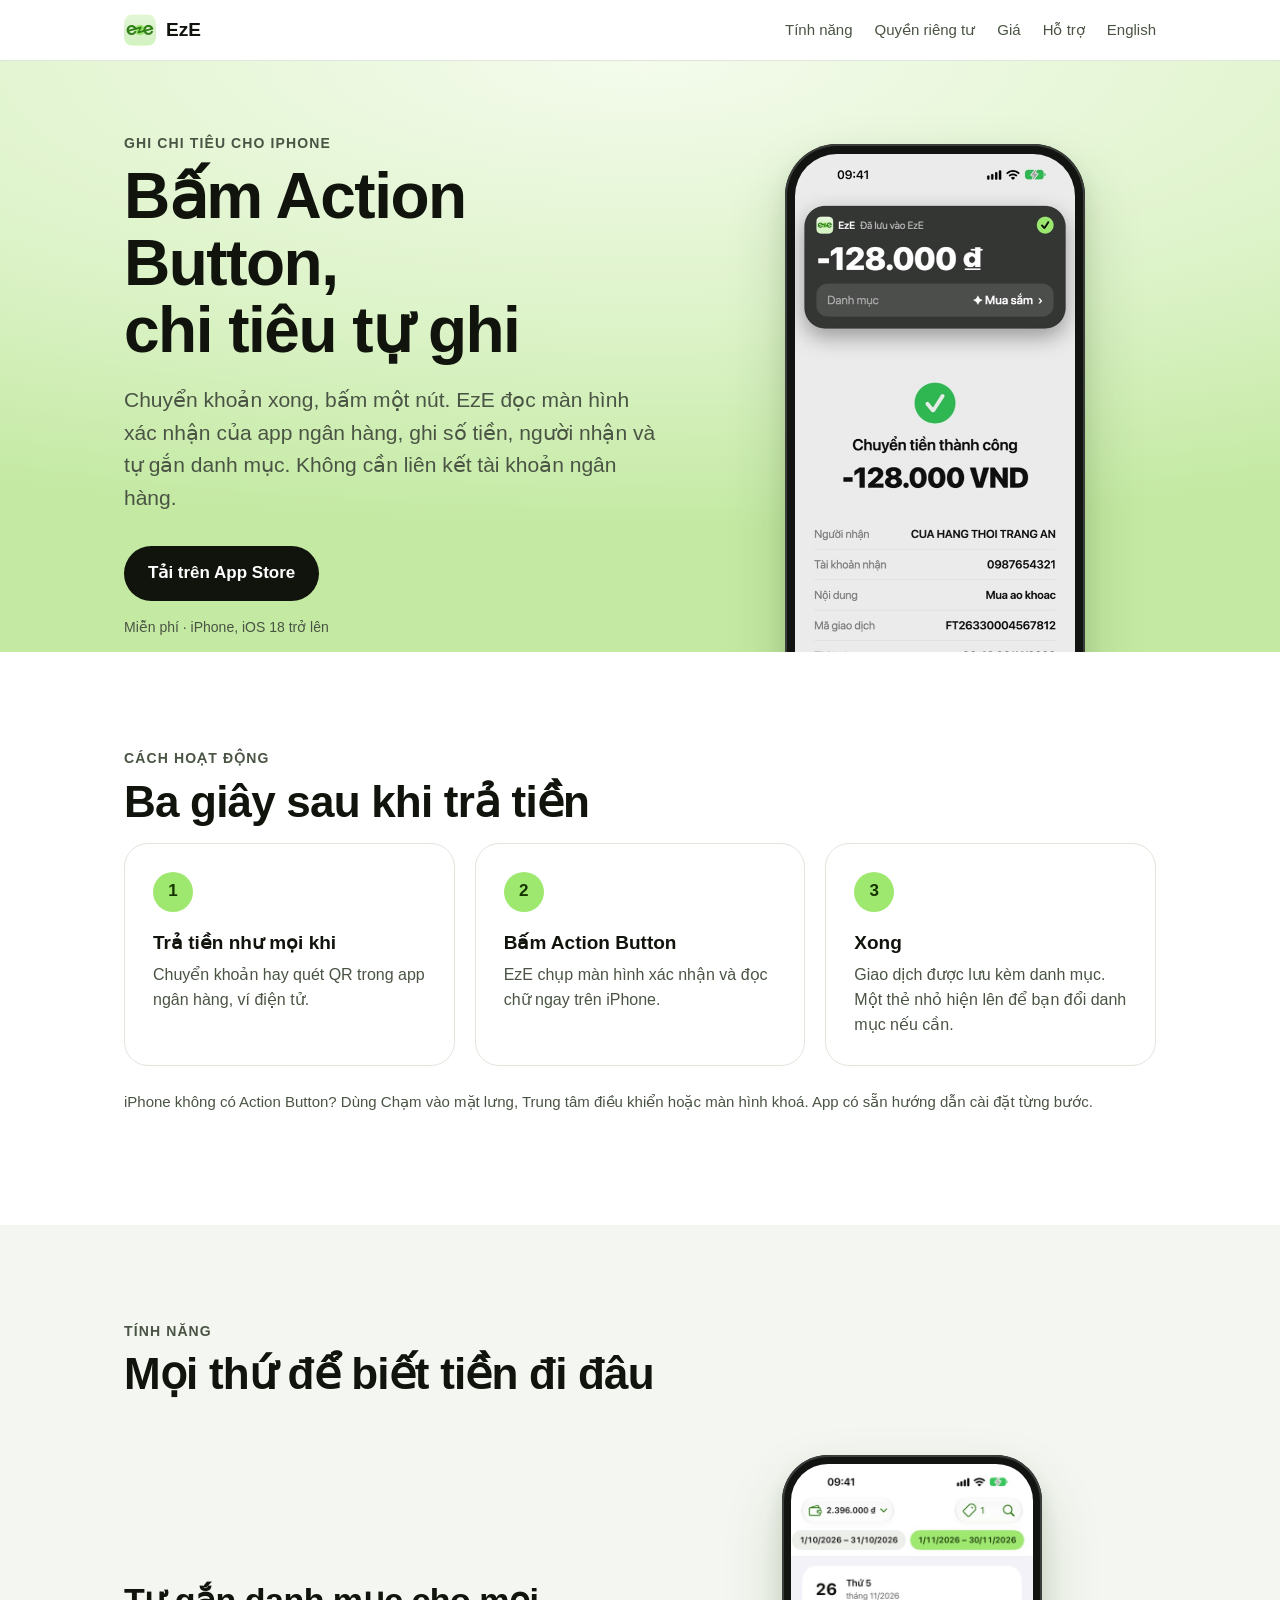
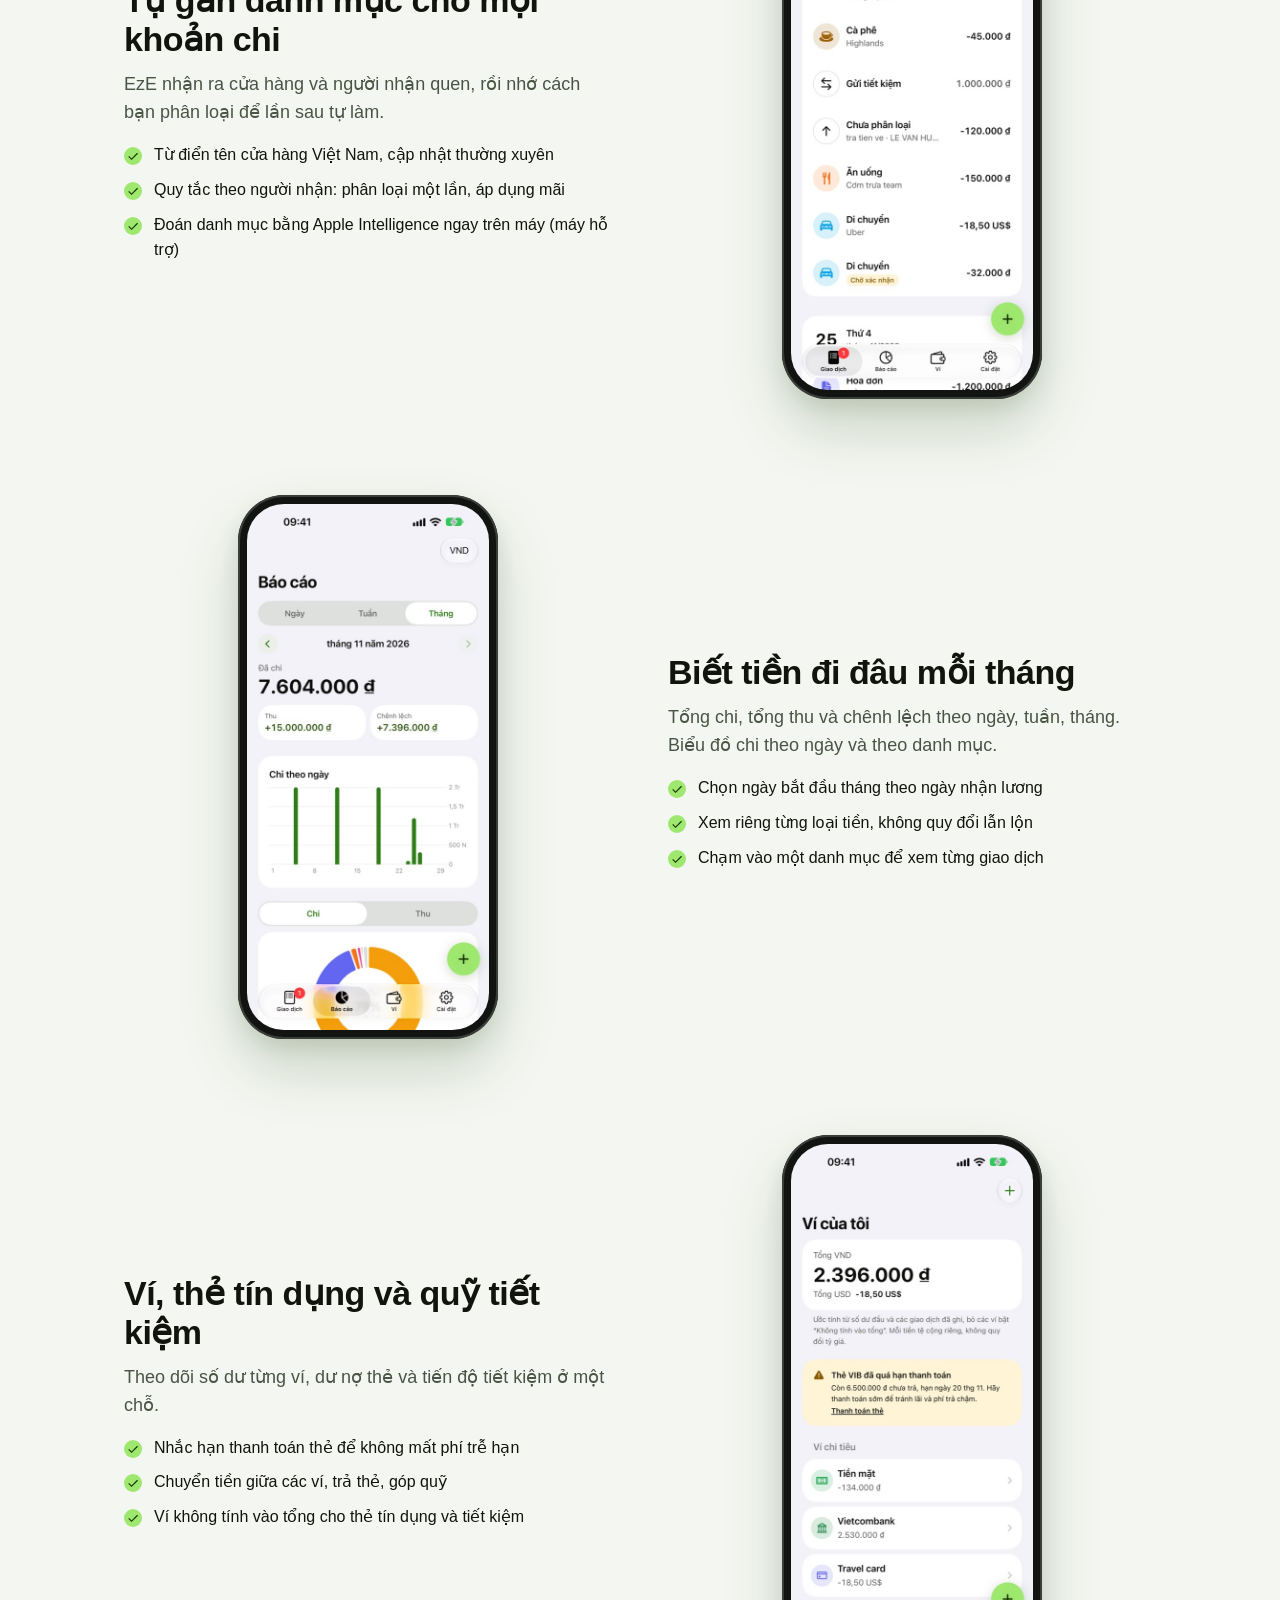
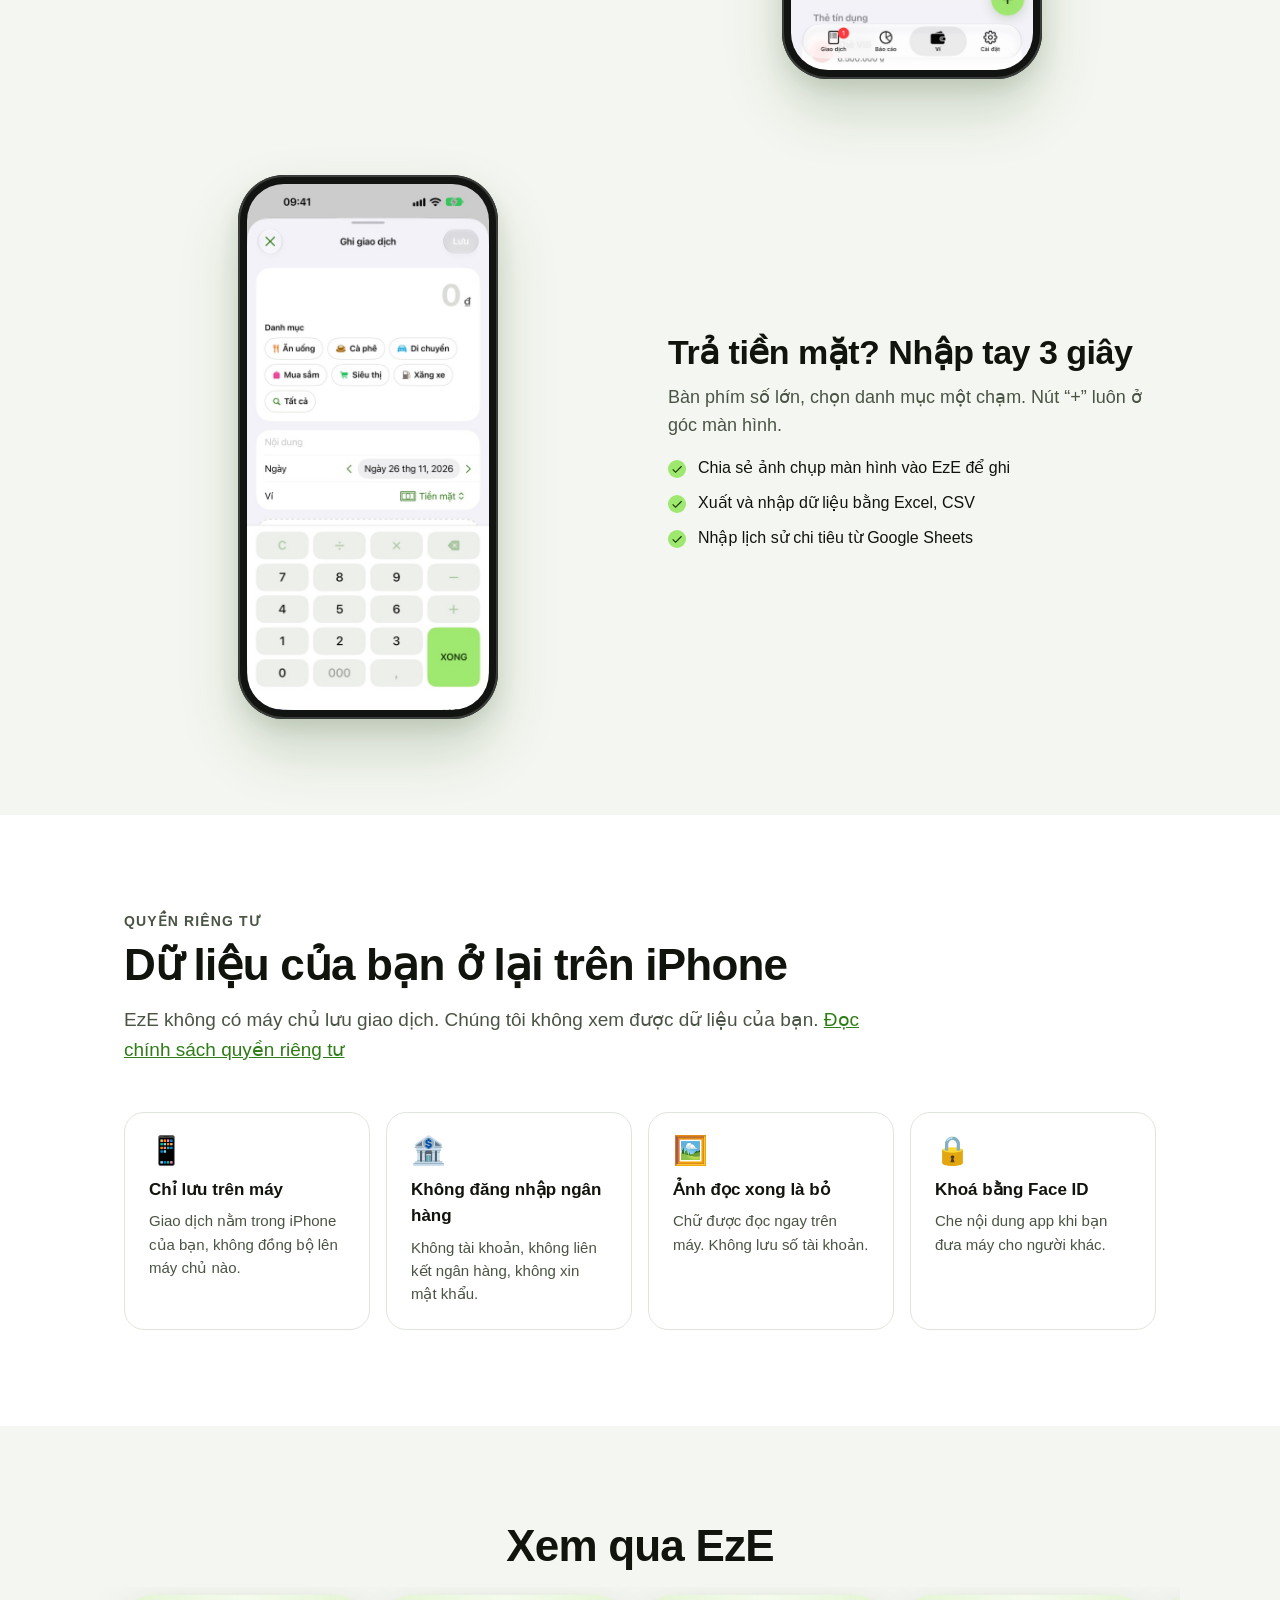
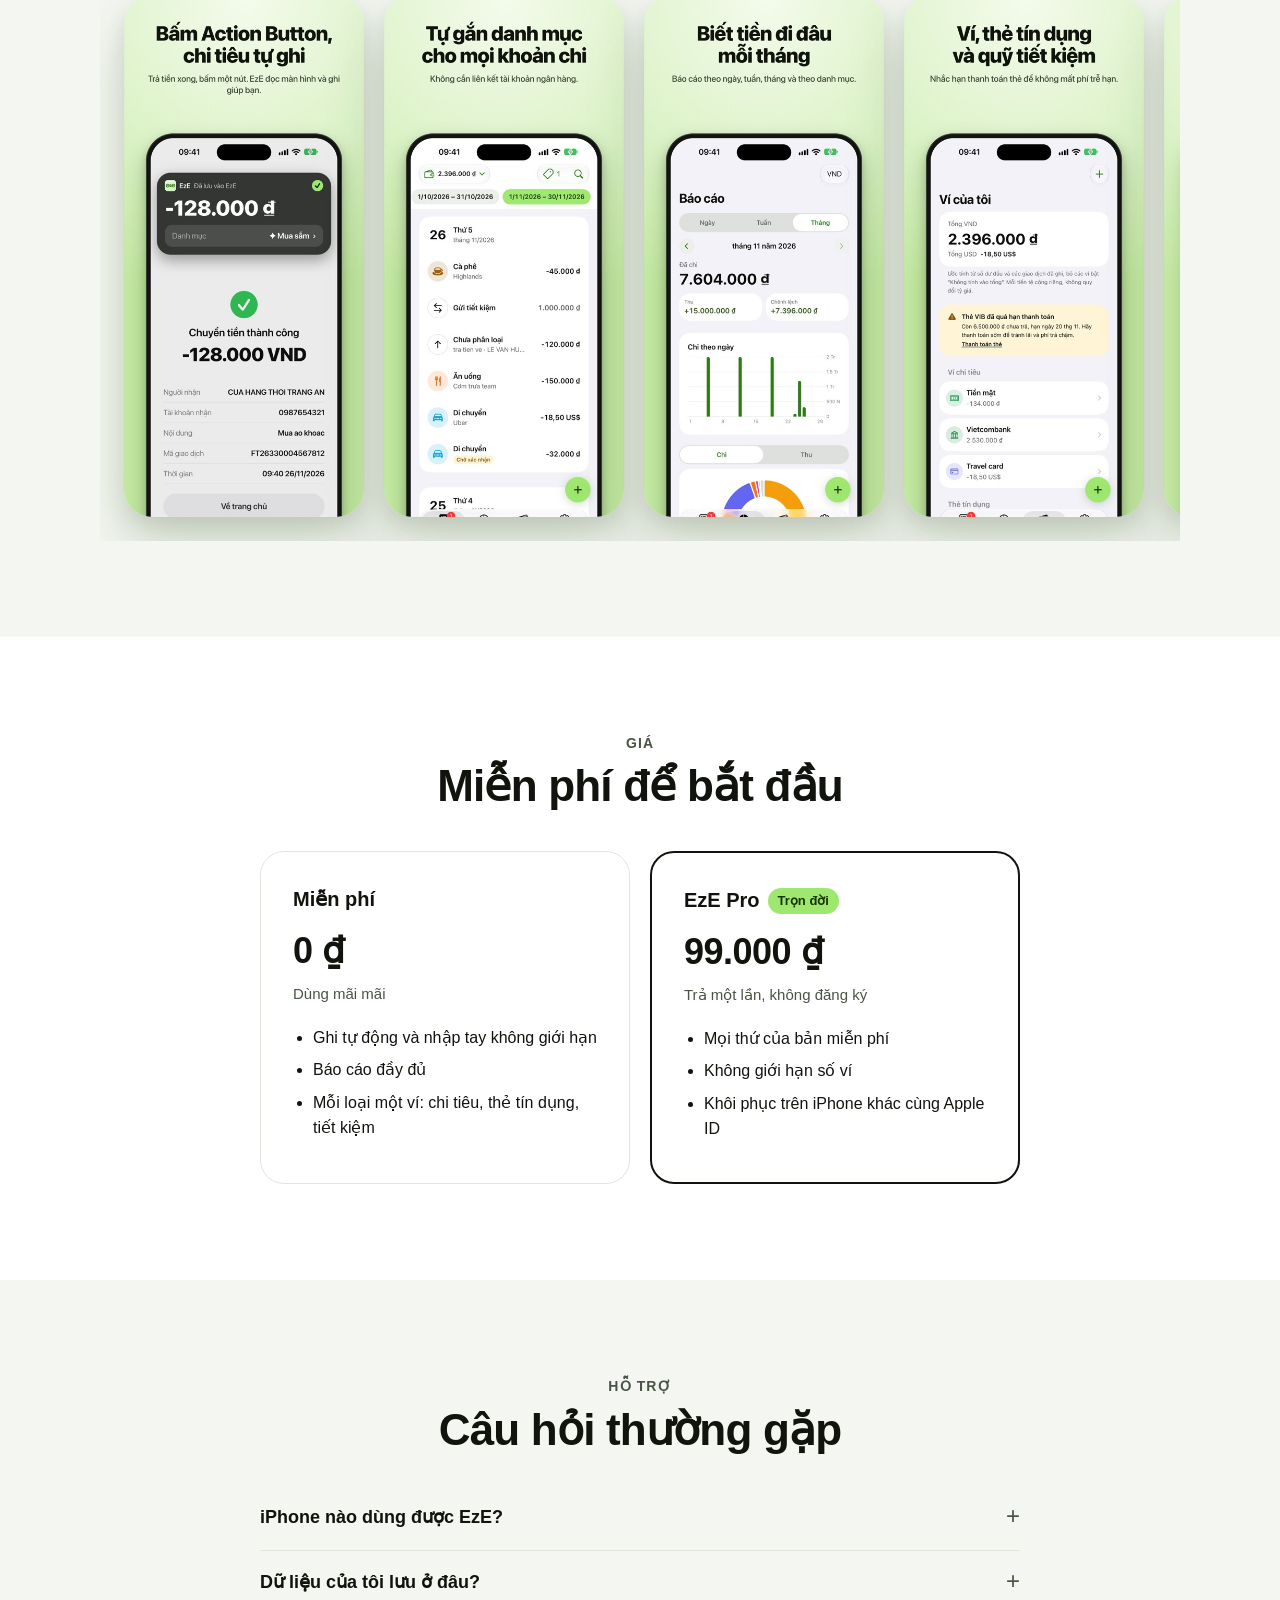
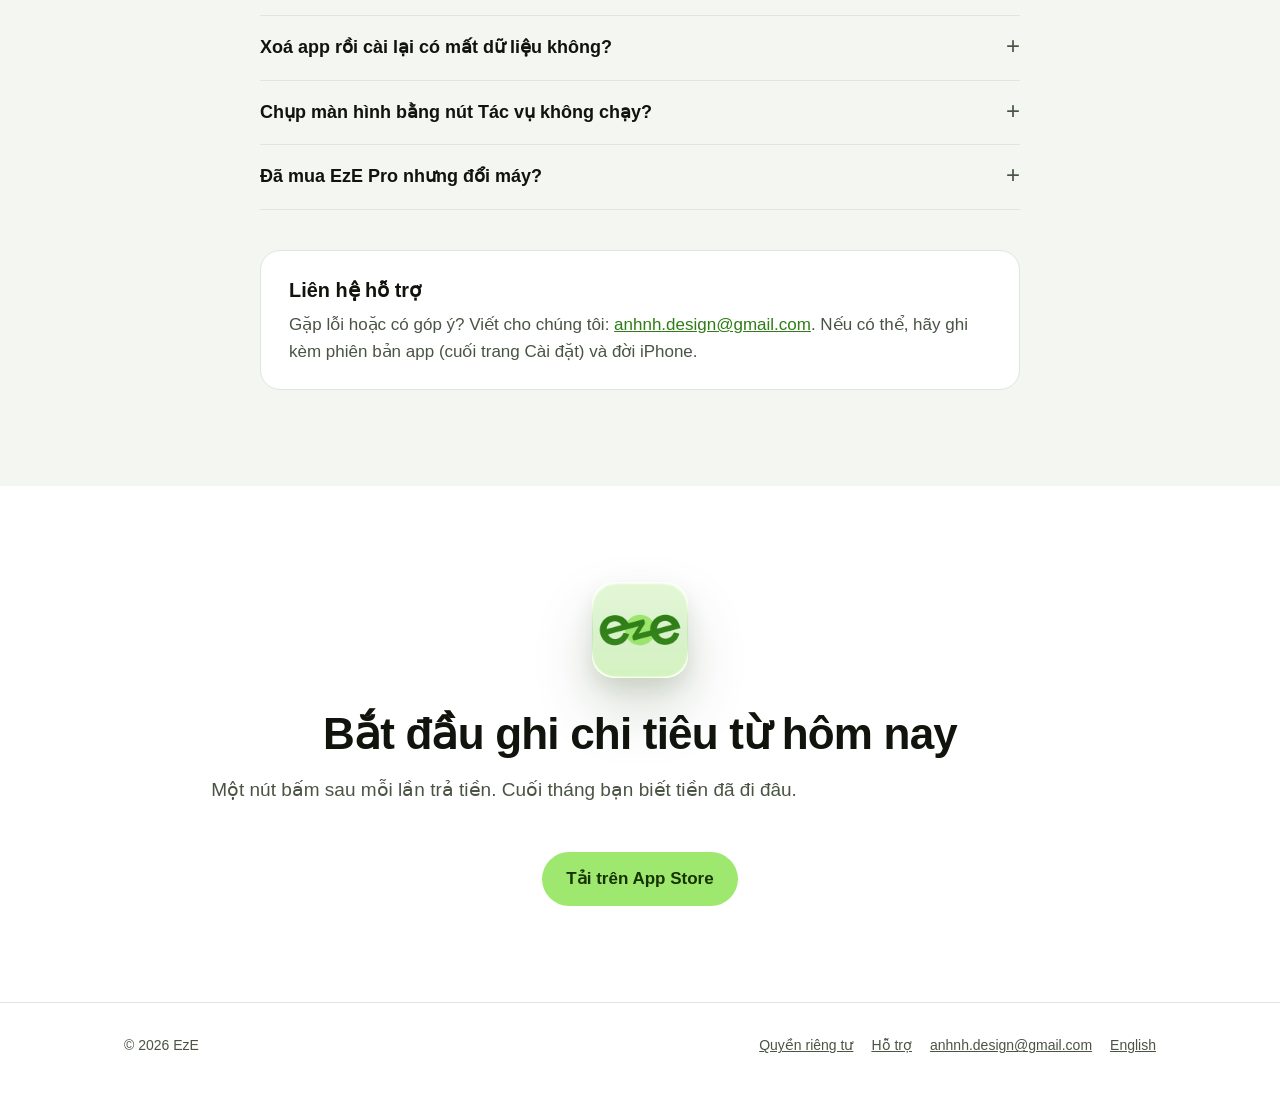
<file: index.html>
<!DOCTYPE html>
<html lang="vi">
<head>
  <meta charset="utf-8">
  <meta name="viewport" content="width=device-width, initial-scale=1">
  <title>EzE – Ghi chi tiêu bằng Action Button</title>
  <meta name="description" content="Chuyển khoản xong, bấm Action Button. EzE đọc màn hình ngay trên iPhone, ghi số tiền, người nhận và tự gắn danh mục. Không cần liên kết ngân hàng.">
  <link rel="canonical" href="https://anhnh-design.github.io/eze/">
  <link rel="alternate" hreflang="vi" href="https://anhnh-design.github.io/eze/">
  <link rel="alternate" hreflang="en" href="https://anhnh-design.github.io/eze/en/">
  <meta name="apple-itunes-app" content="app-id=6838168921">
  <meta property="og:type" content="website">
  <meta property="og:title" content="EzE – Ghi chi tiêu bằng Action Button">
  <meta property="og:description" content="Chuyển khoản xong, bấm Action Button. EzE đọc màn hình ngay trên iPhone, ghi số tiền, người nhận và tự gắn danh mục. Không cần liên kết ngân hàng.">
  <meta property="og:url" content="https://anhnh-design.github.io/eze/">
  <meta property="og:image" content="https://anhnh-design.github.io/eze/assets/img/vi/01-hero.jpg">
  <meta name="twitter:card" content="summary_large_image">
  <link rel="icon" href="assets/icon.png">
  <link rel="apple-touch-icon" href="assets/apple-touch-icon.png">
  <link rel="stylesheet" href="assets/landing.css">
</head>
<body>
<header class="nav">
  <div class="wrap">
    <a class="brand" href="./"><img src="assets/icon.png" alt="" width="32" height="32">EzE</a>
    <nav><a class="opt" href="#features">Tính năng</a><a class="opt" href="#privacy">Quyền riêng tư</a><a class="opt" href="#pricing">Giá</a><a class="opt" href="#support">Hỗ trợ</a><a href="en/" hreflang="en">English</a></nav>
  </div>
</header>

<main>
  <div class="hero">
    <div class="wrap">
      <div>
        <p class="eyebrow">Ghi chi tiêu cho iPhone</p>
        <h1>Bấm Action Button,<br>chi tiêu tự ghi</h1>
        <p class="lead">Chuyển khoản xong, bấm một nút. EzE đọc màn hình xác nhận của app ngân hàng, ghi số tiền, người nhận và tự gắn danh mục. Không cần liên kết tài khoản ngân hàng.</p>
        <a class="btn" href="https://apps.apple.com/vn/app/id6838168921">Tải trên App Store</a>
        <p class="note">Miễn phí · iPhone, iOS 18 trở lên</p>
      </div>
      <div class="shot"><div class="phone"><img src="assets/img/vi/screen-hero-screen.jpg" alt="Thông báo EzE đã lưu khoản chuyển 128.000 đ vào danh mục Mua sắm" width="1100" height="2390"></div></div>
    </div>
  </div>

  <section>
    <div class="wrap">
      <p class="eyebrow">Cách hoạt động</p>
      <h2>Ba giây sau khi trả tiền</h2>
      <div class="steps"><div class="step"><h3>Trả tiền như mọi khi</h3><p>Chuyển khoản hay quét QR trong app ngân hàng, ví điện tử.</p></div><div class="step"><h3>Bấm Action Button</h3><p>EzE chụp màn hình xác nhận và đọc chữ ngay trên iPhone.</p></div><div class="step"><h3>Xong</h3><p>Giao dịch được lưu kèm danh mục. Một thẻ nhỏ hiện lên để bạn đổi danh mục nếu cần.</p></div></div>
      <p class="tip">iPhone không có Action Button? Dùng Chạm vào mặt lưng, Trung tâm điều khiển hoặc màn hình khoá. App có sẵn hướng dẫn cài đặt từng bước.</p>
    </div>
  </section>

  <section id="features" class="soft">
    <div class="wrap">
      <p class="eyebrow">Tính năng</p>
      <h2>Mọi thứ để biết tiền đi đâu</h2>
      <div class="features">
    <div class="feature">
      <div class="text">
        <h3>Tự gắn danh mục cho mọi khoản chi</h3>
        <p>EzE nhận ra cửa hàng và người nhận quen, rồi nhớ cách bạn phân loại để lần sau tự làm.</p>
        <ul><li>Từ điển tên cửa hàng Việt Nam, cập nhật thường xuyên</li><li>Quy tắc theo người nhận: phân loại một lần, áp dụng mãi</li><li>Đoán danh mục bằng Apple Intelligence ngay trên máy (máy hỗ trợ)</li></ul>
      </div>
      <div class="shot"><div class="phone sm"><img src="assets/img/vi/screen-list.jpg" alt="Danh sách giao dịch theo ngày, mỗi khoản có biểu tượng danh mục" width="1100" height="2390" loading="lazy"></div></div>
    </div>
    <div class="feature">
      <div class="text">
        <h3>Biết tiền đi đâu mỗi tháng</h3>
        <p>Tổng chi, tổng thu và chênh lệch theo ngày, tuần, tháng. Biểu đồ chi theo ngày và theo danh mục.</p>
        <ul><li>Chọn ngày bắt đầu tháng theo ngày nhận lương</li><li>Xem riêng từng loại tiền, không quy đổi lẫn lộn</li><li>Chạm vào một danh mục để xem từng giao dịch</li></ul>
      </div>
      <div class="shot"><div class="phone sm"><img src="assets/img/vi/screen-reports.jpg" alt="Trang báo cáo tháng với biểu đồ chi theo ngày và biểu đồ tròn theo danh mục" width="1100" height="2390" loading="lazy"></div></div>
    </div>
    <div class="feature">
      <div class="text">
        <h3>Ví, thẻ tín dụng và quỹ tiết kiệm</h3>
        <p>Theo dõi số dư từng ví, dư nợ thẻ và tiến độ tiết kiệm ở một chỗ.</p>
        <ul><li>Nhắc hạn thanh toán thẻ để không mất phí trễ hạn</li><li>Chuyển tiền giữa các ví, trả thẻ, góp quỹ</li><li>Ví không tính vào tổng cho thẻ tín dụng và tiết kiệm</li></ul>
      </div>
      <div class="shot"><div class="phone sm"><img src="assets/img/vi/screen-wallets.jpg" alt="Trang ví với tổng số dư, cảnh báo thẻ quá hạn và danh sách ví" width="1100" height="2390" loading="lazy"></div></div>
    </div>
    <div class="feature">
      <div class="text">
        <h3>Trả tiền mặt? Nhập tay 3 giây</h3>
        <p>Bàn phím số lớn, chọn danh mục một chạm. Nút “+” luôn ở góc màn hình.</p>
        <ul><li>Chia sẻ ảnh chụp màn hình vào EzE để ghi</li><li>Xuất và nhập dữ liệu bằng Excel, CSV</li><li>Nhập lịch sử chi tiêu từ Google Sheets</li></ul>
      </div>
      <div class="shot"><div class="phone sm"><img src="assets/img/vi/screen-entry.jpg" alt="Màn nhập giao dịch với bàn phím số và danh sách danh mục" width="1100" height="2390" loading="lazy"></div></div>
    </div>
      </div>
    </div>
  </section>

  <section id="privacy">
    <div class="wrap">
      <p class="eyebrow">Quyền riêng tư</p>
      <h2>Dữ liệu của bạn ở lại trên iPhone</h2>
      <p class="sub">EzE không có máy chủ lưu giao dịch. Chúng tôi không xem được dữ liệu của bạn. <a href="privacy/">Đọc chính sách quyền riêng tư</a></p>
      <div class="cards"><div class="card"><div class="ic" aria-hidden="true">📱</div><h3>Chỉ lưu trên máy</h3><p>Giao dịch nằm trong iPhone của bạn, không đồng bộ lên máy chủ nào.</p></div><div class="card"><div class="ic" aria-hidden="true">🏦</div><h3>Không đăng nhập ngân hàng</h3><p>Không tài khoản, không liên kết ngân hàng, không xin mật khẩu.</p></div><div class="card"><div class="ic" aria-hidden="true">🖼️</div><h3>Ảnh đọc xong là bỏ</h3><p>Chữ được đọc ngay trên máy. Không lưu số tài khoản.</p></div><div class="card"><div class="ic" aria-hidden="true">🔒</div><h3>Khoá bằng Face ID</h3><p>Che nội dung app khi bạn đưa máy cho người khác.</p></div></div>
    </div>
  </section>

  <section class="soft">
    <div class="wrap">
      <h2 class="center">Xem qua EzE</h2>
      <div class="gallery"><img src="assets/img/vi/01-hero.jpg" alt="Bấm Action Button, chi tiêu tự ghi" width="1000" height="2174" loading="lazy"><img src="assets/img/vi/02-list.jpg" alt="Tự gắn danh mục cho mọi khoản chi" width="1000" height="2174" loading="lazy"><img src="assets/img/vi/03-reports.jpg" alt="Biết tiền đi đâu mỗi tháng" width="1000" height="2174" loading="lazy"><img src="assets/img/vi/04-wallets.jpg" alt="Ví, thẻ tín dụng và quỹ tiết kiệm" width="1000" height="2174" loading="lazy"><img src="assets/img/vi/05-entry.jpg" alt="Trả tiền mặt? Nhập tay 3 giây" width="1000" height="2174" loading="lazy"></div>
    </div>
  </section>

  <section id="pricing">
    <div class="wrap center">
      <p class="eyebrow">Giá</p>
      <h2>Miễn phí để bắt đầu</h2>
      <div class="plans" style="margin-top:40px">
        <div class="plan">
          <h3>Miễn phí</h3>
          <div class="price">0 ₫</div>
          <p class="per">Dùng mãi mãi</p>
          <ul><li>Ghi tự động và nhập tay không giới hạn</li><li>Báo cáo đầy đủ</li><li>Mỗi loại một ví: chi tiêu, thẻ tín dụng, tiết kiệm</li></ul>
        </div>
        <div class="plan pro">
          <h3>EzE Pro<span class="badge">Trọn đời</span></h3>
          <div class="price">99.000 ₫</div>
          <p class="per">Trả một lần, không đăng ký</p>
          <ul><li>Mọi thứ của bản miễn phí</li><li>Không giới hạn số ví</li><li>Khôi phục trên iPhone khác cùng Apple ID</li></ul>
        </div>
      </div>
    </div>
  </section>

  <section id="support" class="soft">
    <div class="wrap">
      <div class="center">
        <p class="eyebrow">Hỗ trợ</p>
        <h2>Câu hỏi thường gặp</h2>
      </div>
      <div class="faq" style="margin-top:32px"><details><summary>iPhone nào dùng được EzE?</summary><p>Mọi iPhone chạy iOS 18 trở lên. Action Button có trên iPhone 15 Pro, 15 Pro Max, dòng iPhone 16, 16e, dòng iPhone 17 và iPhone Air. Máy khác dùng Chạm vào mặt lưng, Trung tâm điều khiển hoặc màn hình khoá.</p></details><details><summary>Dữ liệu của tôi lưu ở đâu?</summary><p>Chỉ trên iPhone của bạn. App không có tài khoản và không có máy chủ lưu giao dịch. Xem <a href="privacy/">Chính sách quyền riêng tư</a>.</p></details><details><summary>Xoá app rồi cài lại có mất dữ liệu không?</summary><p>Có. App không có sao lưu iCloud riêng. Trước khi xoá app hoặc đổi máy, hãy vào <strong>Cài đặt › Xuất &amp; nhập dữ liệu</strong> để lưu file Excel hoặc CSV, rồi nhập lại ở máy mới.</p></details><details><summary>Chụp màn hình bằng nút Tác vụ không chạy?</summary><p>Kiểm tra trong app Phím tắt: phím tắt EzE đã được gán cho nút Tác vụ (Cài đặt iOS › Nút Tác vụ) và đã chọn “Luôn cho phép” khi phím tắt hỏi quyền. Bạn có thể xem lại hướng dẫn trong <strong>Cài đặt › Xem lại hướng dẫn cài đặt</strong> của app.</p></details><details><summary>Đã mua EzE Pro nhưng đổi máy?</summary><p>Mở màn hình EzE Pro và bấm <strong>Khôi phục giao dịch</strong>, dùng cùng Apple ID đã mua.</p></details></div>
      <div class="contact">
        <h3>Liên hệ hỗ trợ</h3>
        <p>Gặp lỗi hoặc có góp ý? Viết cho chúng tôi: <a href="mailto:anhnh.design@gmail.com">anhnh.design@gmail.com</a>. Nếu có thể, hãy ghi kèm phiên bản app (cuối trang Cài đặt) và đời iPhone.</p>
      </div>
    </div>
  </section>

  <section class="cta">
    <div class="wrap">
      <img class="icon" src="assets/icon.png" alt="" width="96" height="96" loading="lazy">
      <h2>Bắt đầu ghi chi tiêu từ hôm nay</h2>
      <p class="sub">Một nút bấm sau mỗi lần trả tiền. Cuối tháng bạn biết tiền đã đi đâu.</p>
      <a class="btn lime" href="https://apps.apple.com/vn/app/id6838168921">Tải trên App Store</a>
    </div>
  </section>
</main>

<footer>
  <div class="wrap">
    <span>© 2026 EzE</span>
    <nav><a href="privacy/">Quyền riêng tư</a><a href="#support">Hỗ trợ</a><a href="mailto:anhnh.design@gmail.com">anhnh.design@gmail.com</a><a href="en/" hreflang="en">English</a></nav>
  </div>
</footer>
</body>
</html>
</file>
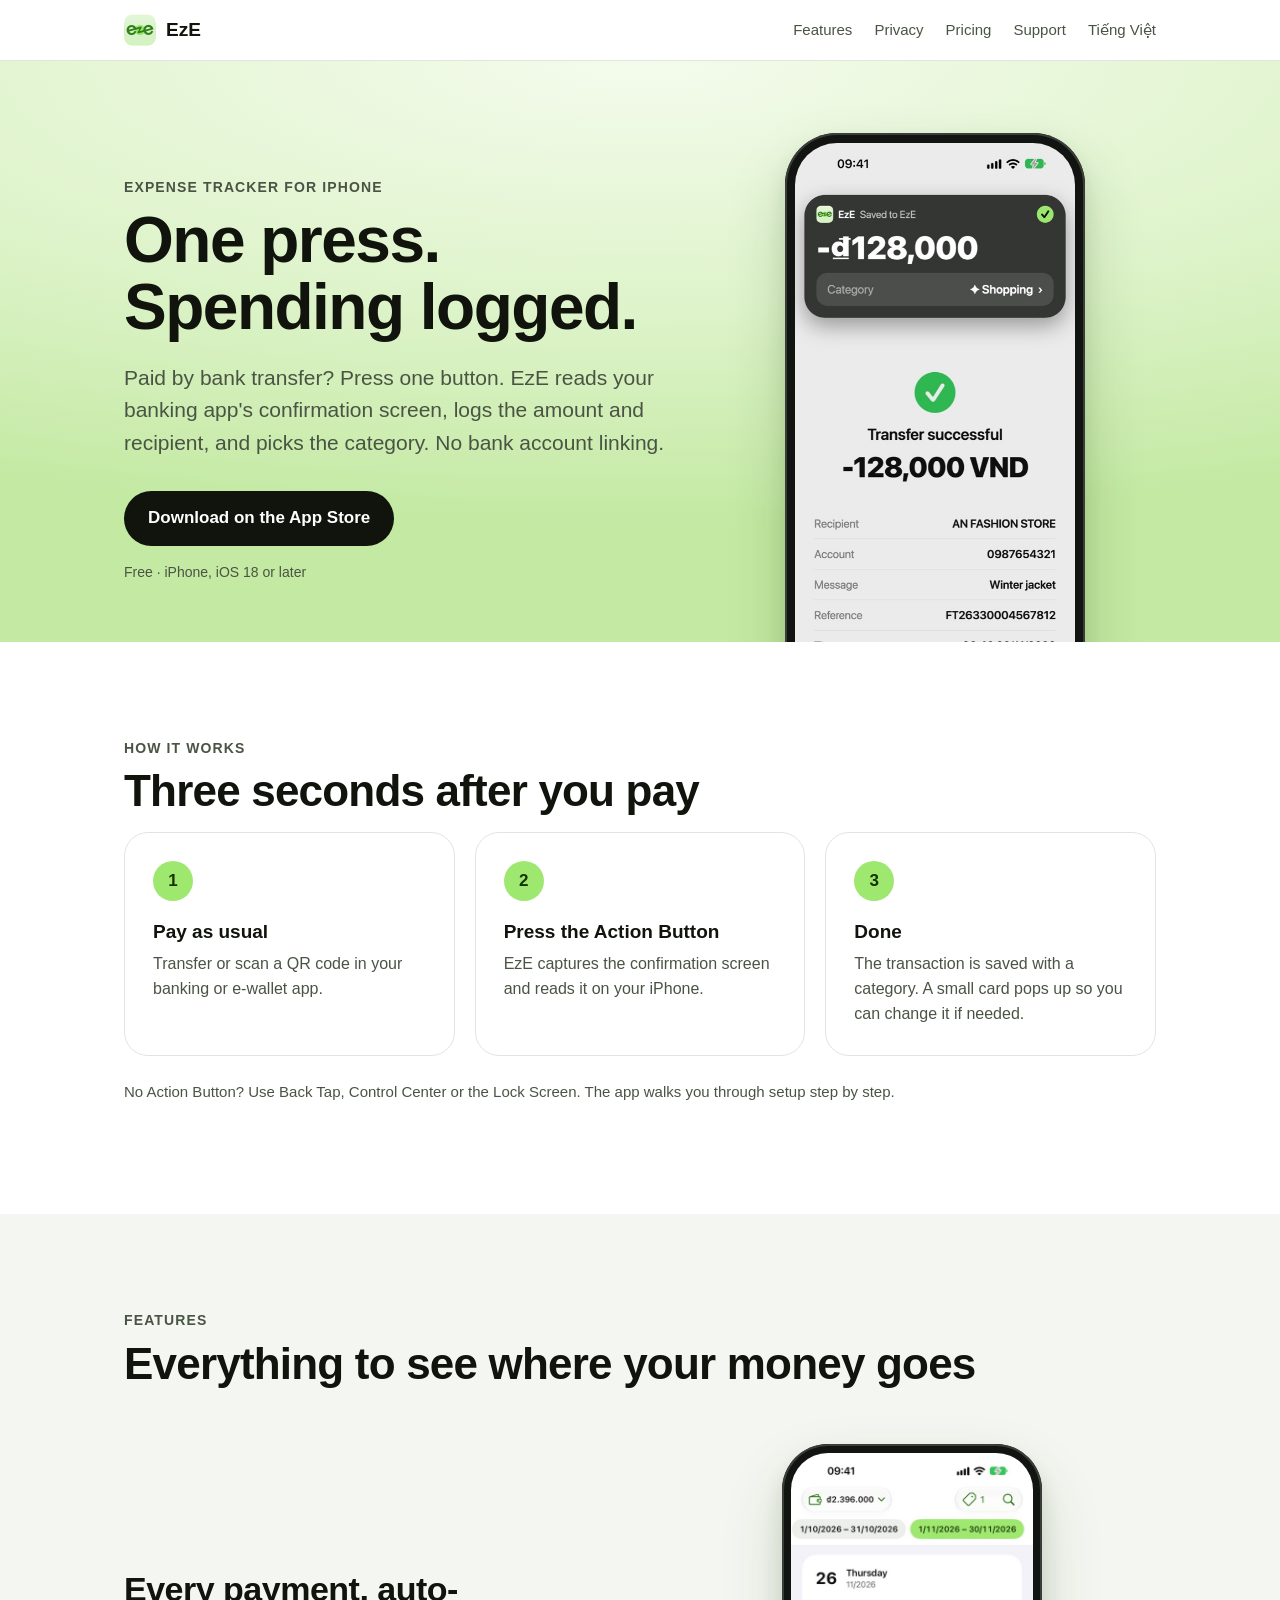
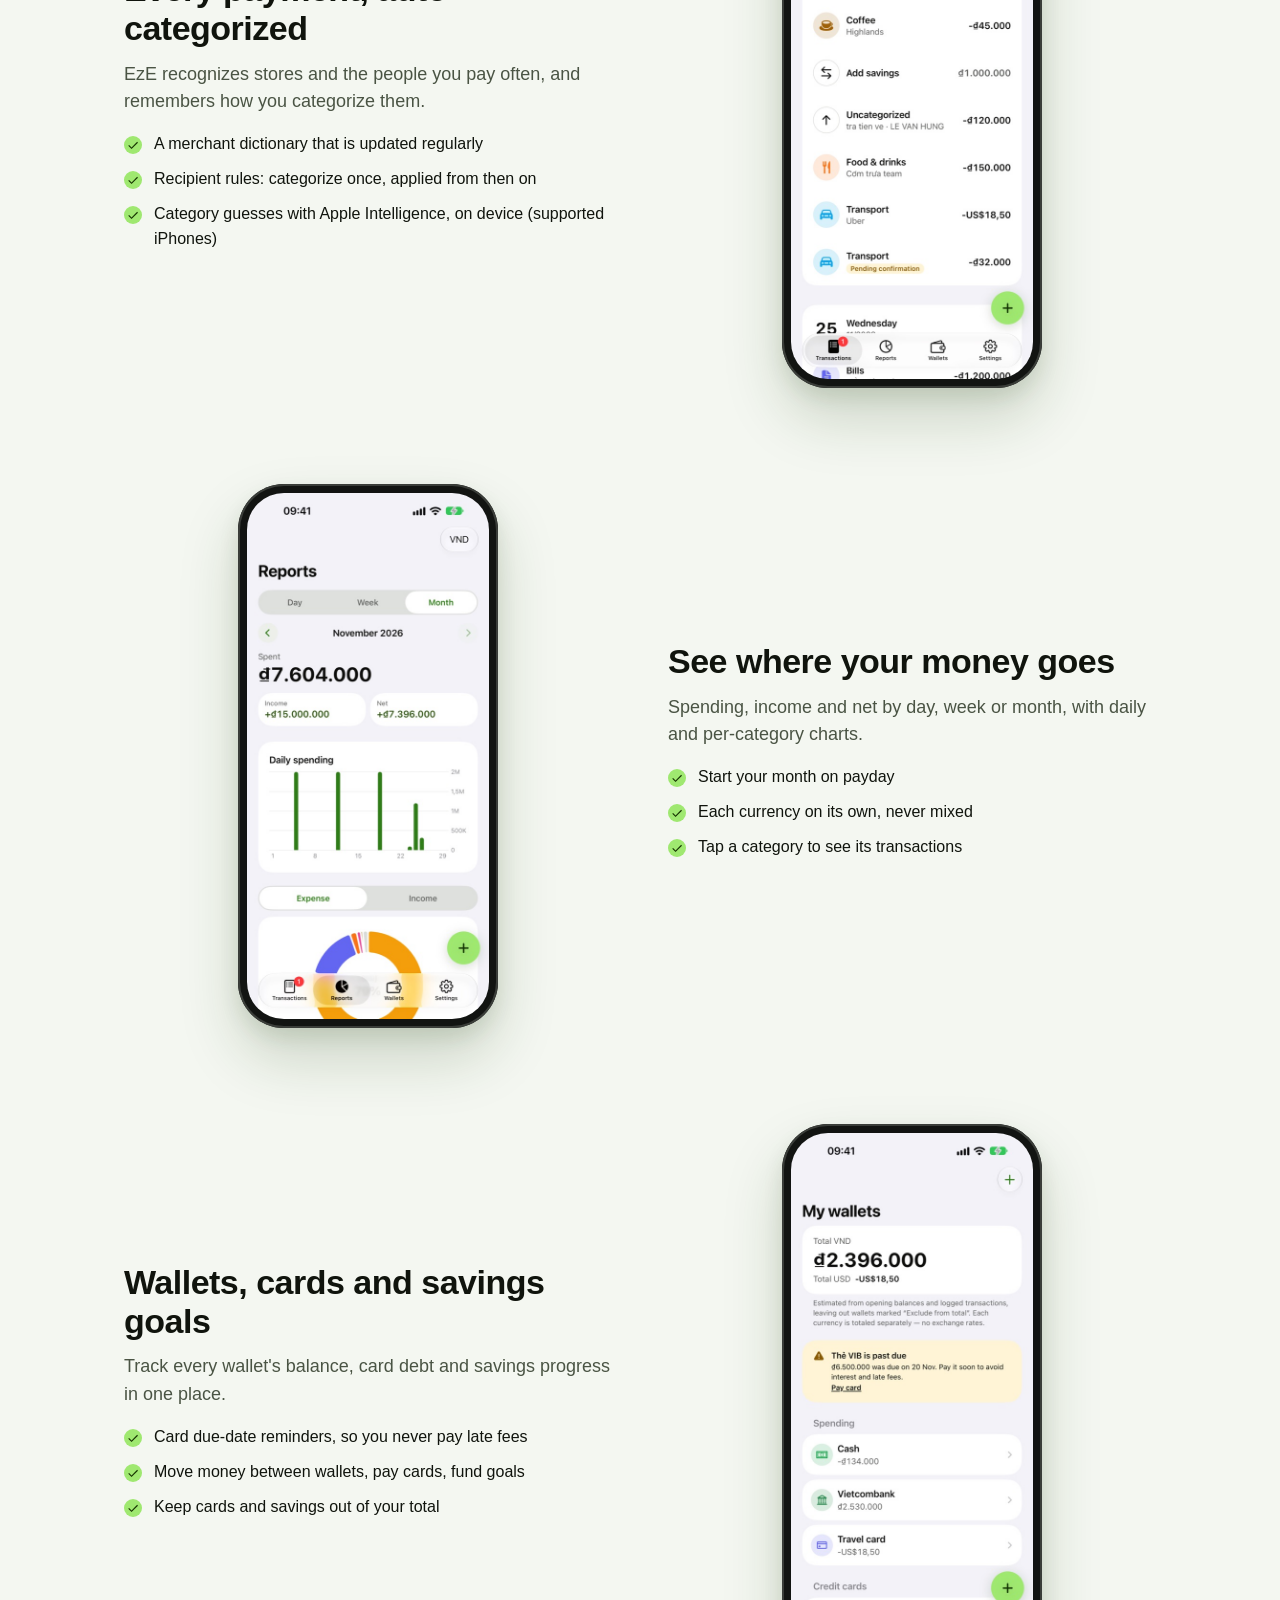
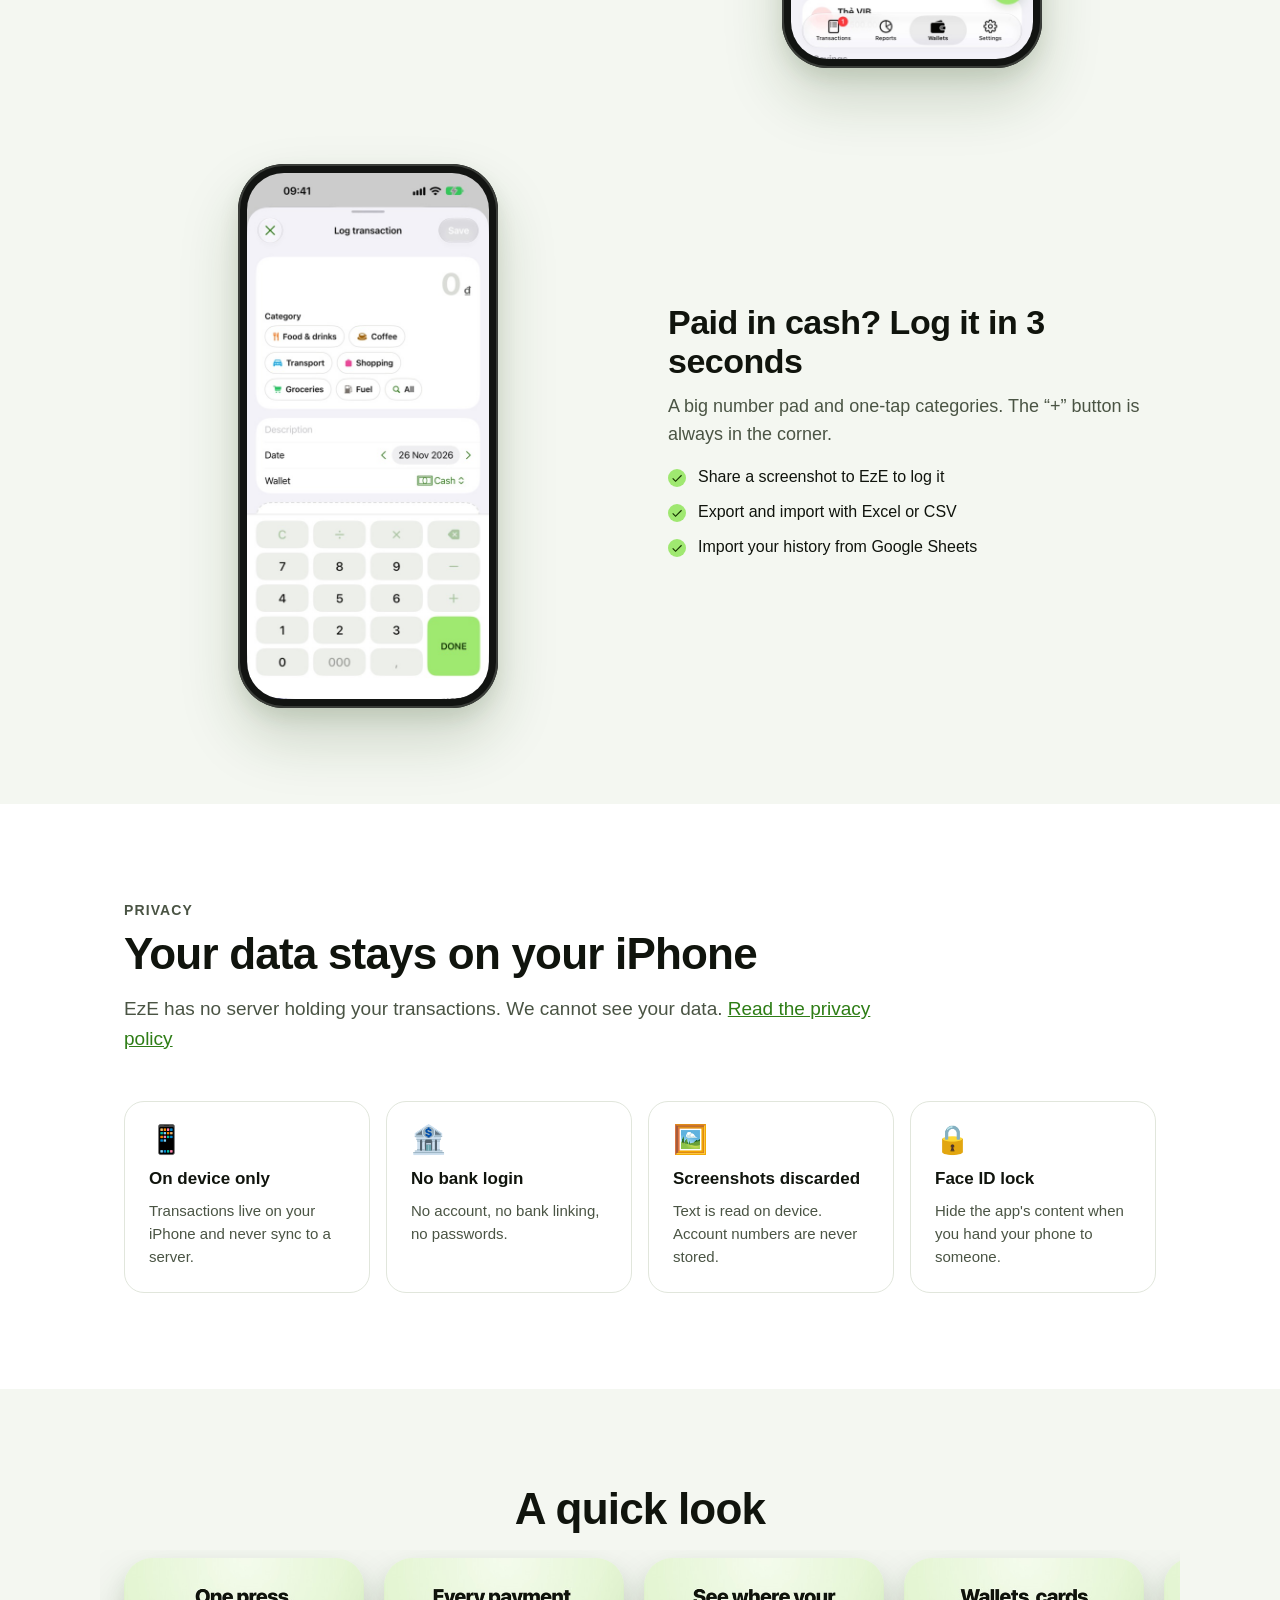
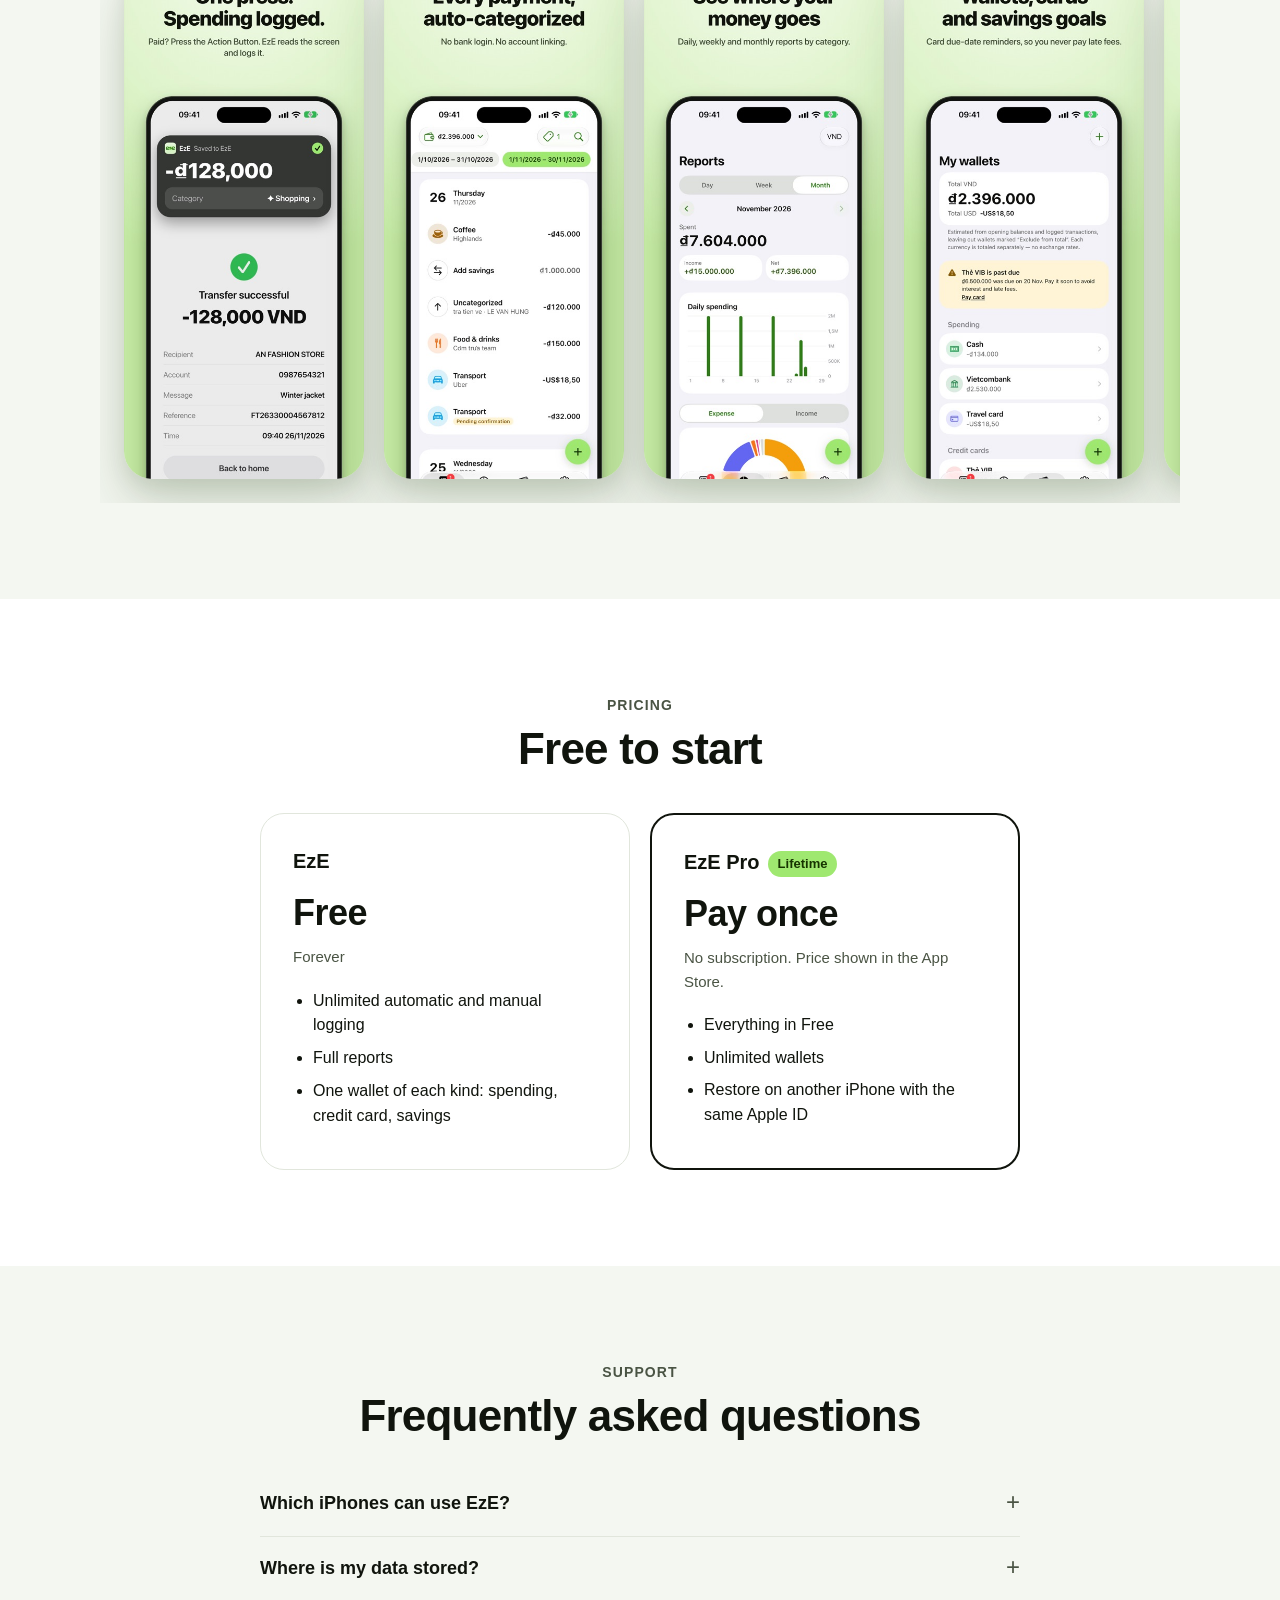
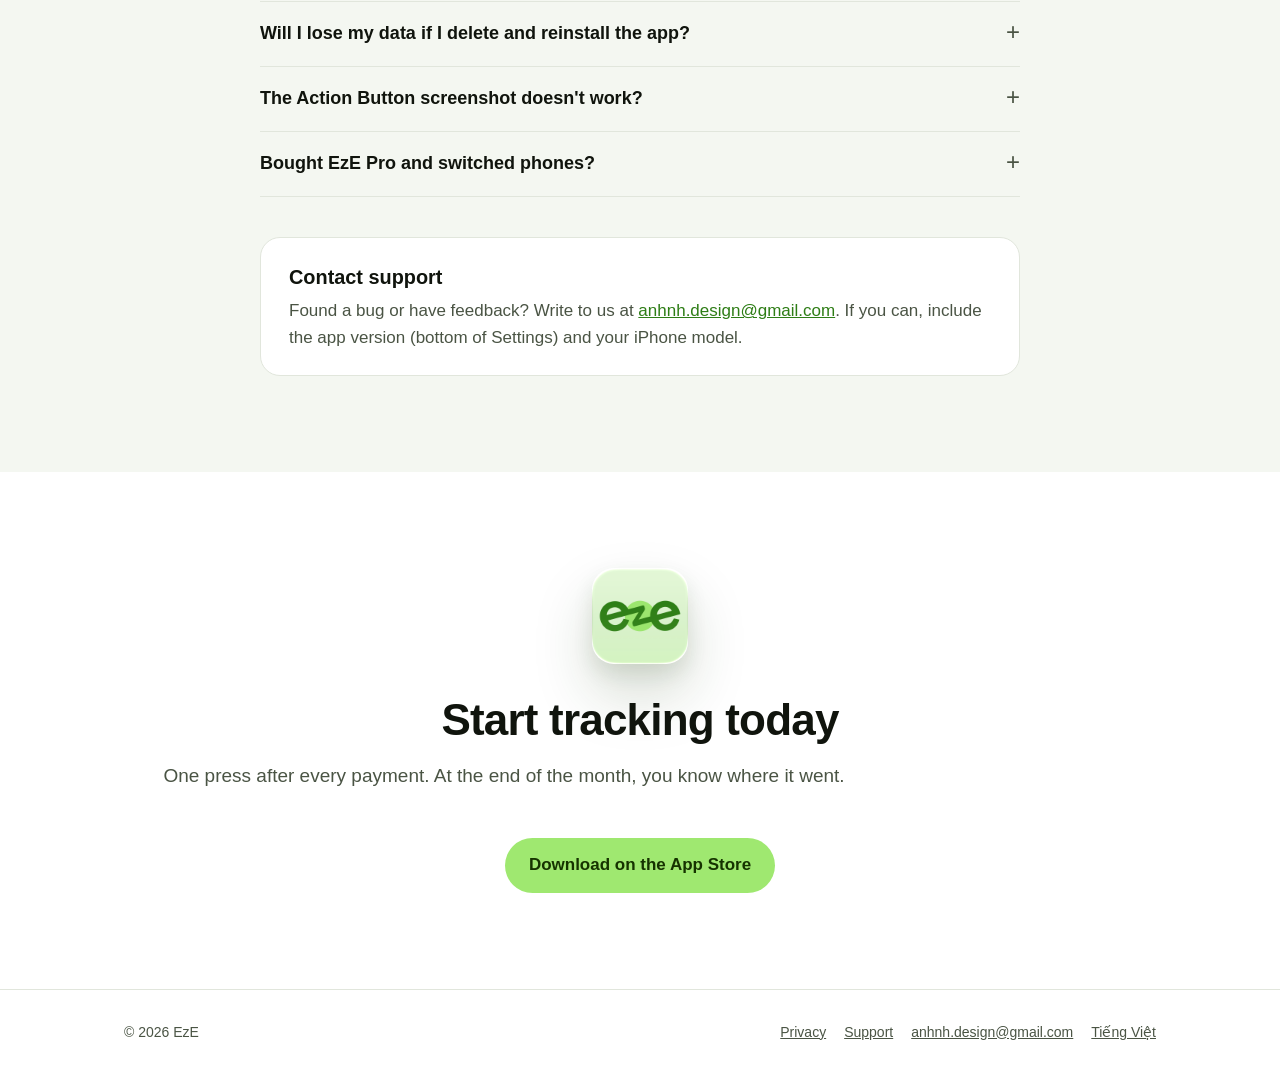
<file: en/index.html>
<!DOCTYPE html>
<html lang="en">
<head>
  <meta charset="utf-8">
  <meta name="viewport" content="width=device-width, initial-scale=1">
  <title>EzE – Log spending with the Action Button</title>
  <meta name="description" content="Paid? Press the Action Button. EzE reads the screen on your iPhone, logs the amount and recipient, and picks the category. No bank login.">
  <link rel="canonical" href="https://anhnh-design.github.io/eze/en/">
  <link rel="alternate" hreflang="en" href="https://anhnh-design.github.io/eze/en/">
  <link rel="alternate" hreflang="vi" href="https://anhnh-design.github.io/eze/">
  <meta name="apple-itunes-app" content="app-id=6838168921">
  <meta property="og:type" content="website">
  <meta property="og:title" content="EzE – Log spending with the Action Button">
  <meta property="og:description" content="Paid? Press the Action Button. EzE reads the screen on your iPhone, logs the amount and recipient, and picks the category. No bank login.">
  <meta property="og:url" content="https://anhnh-design.github.io/eze/en/">
  <meta property="og:image" content="https://anhnh-design.github.io/eze/assets/img/en/01-hero.jpg">
  <meta name="twitter:card" content="summary_large_image">
  <link rel="icon" href="../assets/icon.png">
  <link rel="apple-touch-icon" href="../assets/apple-touch-icon.png">
  <link rel="stylesheet" href="../assets/landing.css">
</head>
<body>
<header class="nav">
  <div class="wrap">
    <a class="brand" href="./"><img src="../assets/icon.png" alt="" width="32" height="32">EzE</a>
    <nav><a class="opt" href="#features">Features</a><a class="opt" href="#privacy">Privacy</a><a class="opt" href="#pricing">Pricing</a><a class="opt" href="#support">Support</a><a href="../" hreflang="vi">Tiếng Việt</a></nav>
  </div>
</header>

<main>
  <div class="hero">
    <div class="wrap">
      <div>
        <p class="eyebrow">Expense tracker for iPhone</p>
        <h1>One press.<br>Spending logged.</h1>
        <p class="lead">Paid by bank transfer? Press one button. EzE reads your banking app&#x27;s confirmation screen, logs the amount and recipient, and picks the category. No bank account linking.</p>
        <a class="btn" href="https://apps.apple.com/app/id6838168921">Download on the App Store</a>
        <p class="note">Free · iPhone, iOS 18 or later</p>
      </div>
      <div class="shot"><div class="phone"><img src="../assets/img/en/screen-hero-screen.jpg" alt="EzE notification showing a ₫128,000 transfer saved under Shopping" width="1100" height="2390"></div></div>
    </div>
  </div>

  <section>
    <div class="wrap">
      <p class="eyebrow">How it works</p>
      <h2>Three seconds after you pay</h2>
      <div class="steps"><div class="step"><h3>Pay as usual</h3><p>Transfer or scan a QR code in your banking or e-wallet app.</p></div><div class="step"><h3>Press the Action Button</h3><p>EzE captures the confirmation screen and reads it on your iPhone.</p></div><div class="step"><h3>Done</h3><p>The transaction is saved with a category. A small card pops up so you can change it if needed.</p></div></div>
      <p class="tip">No Action Button? Use Back Tap, Control Center or the Lock Screen. The app walks you through setup step by step.</p>
    </div>
  </section>

  <section id="features" class="soft">
    <div class="wrap">
      <p class="eyebrow">Features</p>
      <h2>Everything to see where your money goes</h2>
      <div class="features">
    <div class="feature">
      <div class="text">
        <h3>Every payment, auto-categorized</h3>
        <p>EzE recognizes stores and the people you pay often, and remembers how you categorize them.</p>
        <ul><li>A merchant dictionary that is updated regularly</li><li>Recipient rules: categorize once, applied from then on</li><li>Category guesses with Apple Intelligence, on device (supported iPhones)</li></ul>
      </div>
      <div class="shot"><div class="phone sm"><img src="../assets/img/en/screen-list.jpg" alt="Transaction list grouped by day, each with a category icon" width="1100" height="2390" loading="lazy"></div></div>
    </div>
    <div class="feature">
      <div class="text">
        <h3>See where your money goes</h3>
        <p>Spending, income and net by day, week or month, with daily and per-category charts.</p>
        <ul><li>Start your month on payday</li><li>Each currency on its own, never mixed</li><li>Tap a category to see its transactions</li></ul>
      </div>
      <div class="shot"><div class="phone sm"><img src="../assets/img/en/screen-reports.jpg" alt="Monthly report with a daily spending chart and a category donut" width="1100" height="2390" loading="lazy"></div></div>
    </div>
    <div class="feature">
      <div class="text">
        <h3>Wallets, cards and savings goals</h3>
        <p>Track every wallet&#x27;s balance, card debt and savings progress in one place.</p>
        <ul><li>Card due-date reminders, so you never pay late fees</li><li>Move money between wallets, pay cards, fund goals</li><li>Keep cards and savings out of your total</li></ul>
      </div>
      <div class="shot"><div class="phone sm"><img src="../assets/img/en/screen-wallets.jpg" alt="Wallets screen with total balance, an overdue card alert and the wallet list" width="1100" height="2390" loading="lazy"></div></div>
    </div>
    <div class="feature">
      <div class="text">
        <h3>Paid in cash? Log it in 3 seconds</h3>
        <p>A big number pad and one-tap categories. The “+” button is always in the corner.</p>
        <ul><li>Share a screenshot to EzE to log it</li><li>Export and import with Excel or CSV</li><li>Import your history from Google Sheets</li></ul>
      </div>
      <div class="shot"><div class="phone sm"><img src="../assets/img/en/screen-entry.jpg" alt="Entry screen with a number pad and category list" width="1100" height="2390" loading="lazy"></div></div>
    </div>
      </div>
    </div>
  </section>

  <section id="privacy">
    <div class="wrap">
      <p class="eyebrow">Privacy</p>
      <h2>Your data stays on your iPhone</h2>
      <p class="sub">EzE has no server holding your transactions. We cannot see your data. <a href="privacy/">Read the privacy policy</a></p>
      <div class="cards"><div class="card"><div class="ic" aria-hidden="true">📱</div><h3>On device only</h3><p>Transactions live on your iPhone and never sync to a server.</p></div><div class="card"><div class="ic" aria-hidden="true">🏦</div><h3>No bank login</h3><p>No account, no bank linking, no passwords.</p></div><div class="card"><div class="ic" aria-hidden="true">🖼️</div><h3>Screenshots discarded</h3><p>Text is read on device. Account numbers are never stored.</p></div><div class="card"><div class="ic" aria-hidden="true">🔒</div><h3>Face ID lock</h3><p>Hide the app&#x27;s content when you hand your phone to someone.</p></div></div>
    </div>
  </section>

  <section class="soft">
    <div class="wrap">
      <h2 class="center">A quick look</h2>
      <div class="gallery"><img src="../assets/img/en/01-hero.jpg" alt="One press. Spending logged." width="1000" height="2174" loading="lazy"><img src="../assets/img/en/02-list.jpg" alt="Every payment, auto-categorized" width="1000" height="2174" loading="lazy"><img src="../assets/img/en/03-reports.jpg" alt="See where your money goes" width="1000" height="2174" loading="lazy"><img src="../assets/img/en/04-wallets.jpg" alt="Wallets, cards and savings goals" width="1000" height="2174" loading="lazy"><img src="../assets/img/en/05-entry.jpg" alt="Paid in cash? Log it in 3 seconds" width="1000" height="2174" loading="lazy"></div>
    </div>
  </section>

  <section id="pricing">
    <div class="wrap center">
      <p class="eyebrow">Pricing</p>
      <h2>Free to start</h2>
      <div class="plans" style="margin-top:40px">
        <div class="plan">
          <h3>EzE</h3>
          <div class="price">Free</div>
          <p class="per">Forever</p>
          <ul><li>Unlimited automatic and manual logging</li><li>Full reports</li><li>One wallet of each kind: spending, credit card, savings</li></ul>
        </div>
        <div class="plan pro">
          <h3>EzE Pro<span class="badge">Lifetime</span></h3>
          <div class="price">Pay once</div>
          <p class="per">No subscription. Price shown in the App Store.</p>
          <ul><li>Everything in Free</li><li>Unlimited wallets</li><li>Restore on another iPhone with the same Apple ID</li></ul>
        </div>
      </div>
    </div>
  </section>

  <section id="support" class="soft">
    <div class="wrap">
      <div class="center">
        <p class="eyebrow">Support</p>
        <h2>Frequently asked questions</h2>
      </div>
      <div class="faq" style="margin-top:32px"><details><summary>Which iPhones can use EzE?</summary><p>Any iPhone on iOS 18 or later. The Action Button is on iPhone 15 Pro, 15 Pro Max, the iPhone 16 lineup, 16e, the iPhone 17 lineup and iPhone Air. Other models use Back Tap, Control Center or the Lock Screen.</p></details><details><summary>Where is my data stored?</summary><p>Only on your iPhone. The app has no account and no server holding your transactions. See the <a href="privacy/">Privacy Policy</a>.</p></details><details><summary>Will I lose my data if I delete and reinstall the app?</summary><p>Yes. The app has no iCloud backup of its own. Before deleting the app or switching phones, go to <strong>Settings › Export &amp; Import</strong> to save an Excel or CSV file, then import it on the new device.</p></details><details><summary>The Action Button screenshot doesn&#x27;t work?</summary><p>In the Shortcuts app, check that the EzE shortcut is assigned to the Action Button (iOS Settings › Action Button) and that you chose “Always Allow” when the shortcut asked for permission. You can replay the setup guide from <strong>Settings › Setup guide</strong> in the app.</p></details><details><summary>Bought EzE Pro and switched phones?</summary><p>Open the EzE Pro screen and tap <strong>Restore purchase</strong>, using the same Apple ID you bought with.</p></details></div>
      <div class="contact">
        <h3>Contact support</h3>
        <p>Found a bug or have feedback? Write to us at <a href="mailto:anhnh.design@gmail.com">anhnh.design@gmail.com</a>. If you can, include the app version (bottom of Settings) and your iPhone model.</p>
      </div>
    </div>
  </section>

  <section class="cta">
    <div class="wrap">
      <img class="icon" src="../assets/icon.png" alt="" width="96" height="96" loading="lazy">
      <h2>Start tracking today</h2>
      <p class="sub">One press after every payment. At the end of the month, you know where it went.</p>
      <a class="btn lime" href="https://apps.apple.com/app/id6838168921">Download on the App Store</a>
    </div>
  </section>
</main>

<footer>
  <div class="wrap">
    <span>© 2026 EzE</span>
    <nav><a href="privacy/">Privacy</a><a href="#support">Support</a><a href="mailto:anhnh.design@gmail.com">anhnh.design@gmail.com</a><a href="../" hreflang="vi">Tiếng Việt</a></nav>
  </div>
</footer>
</body>
</html>
</file>
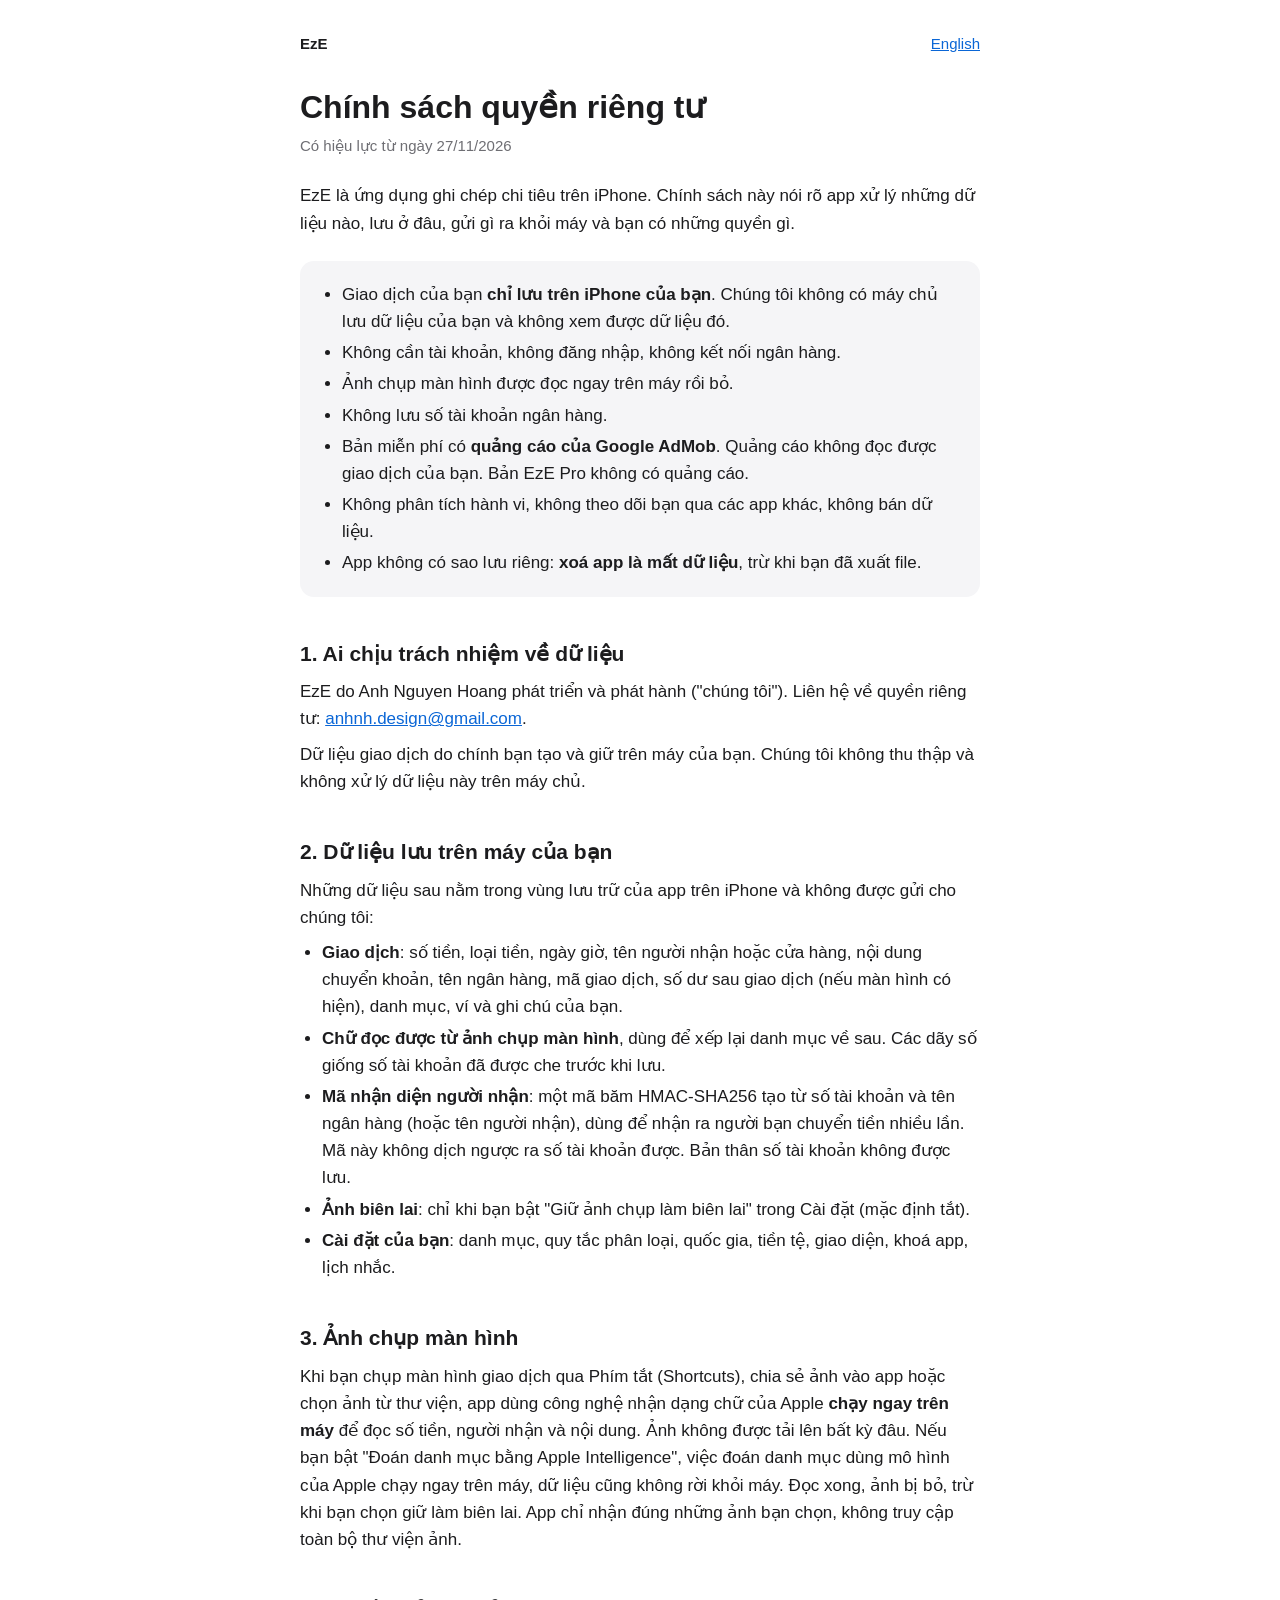
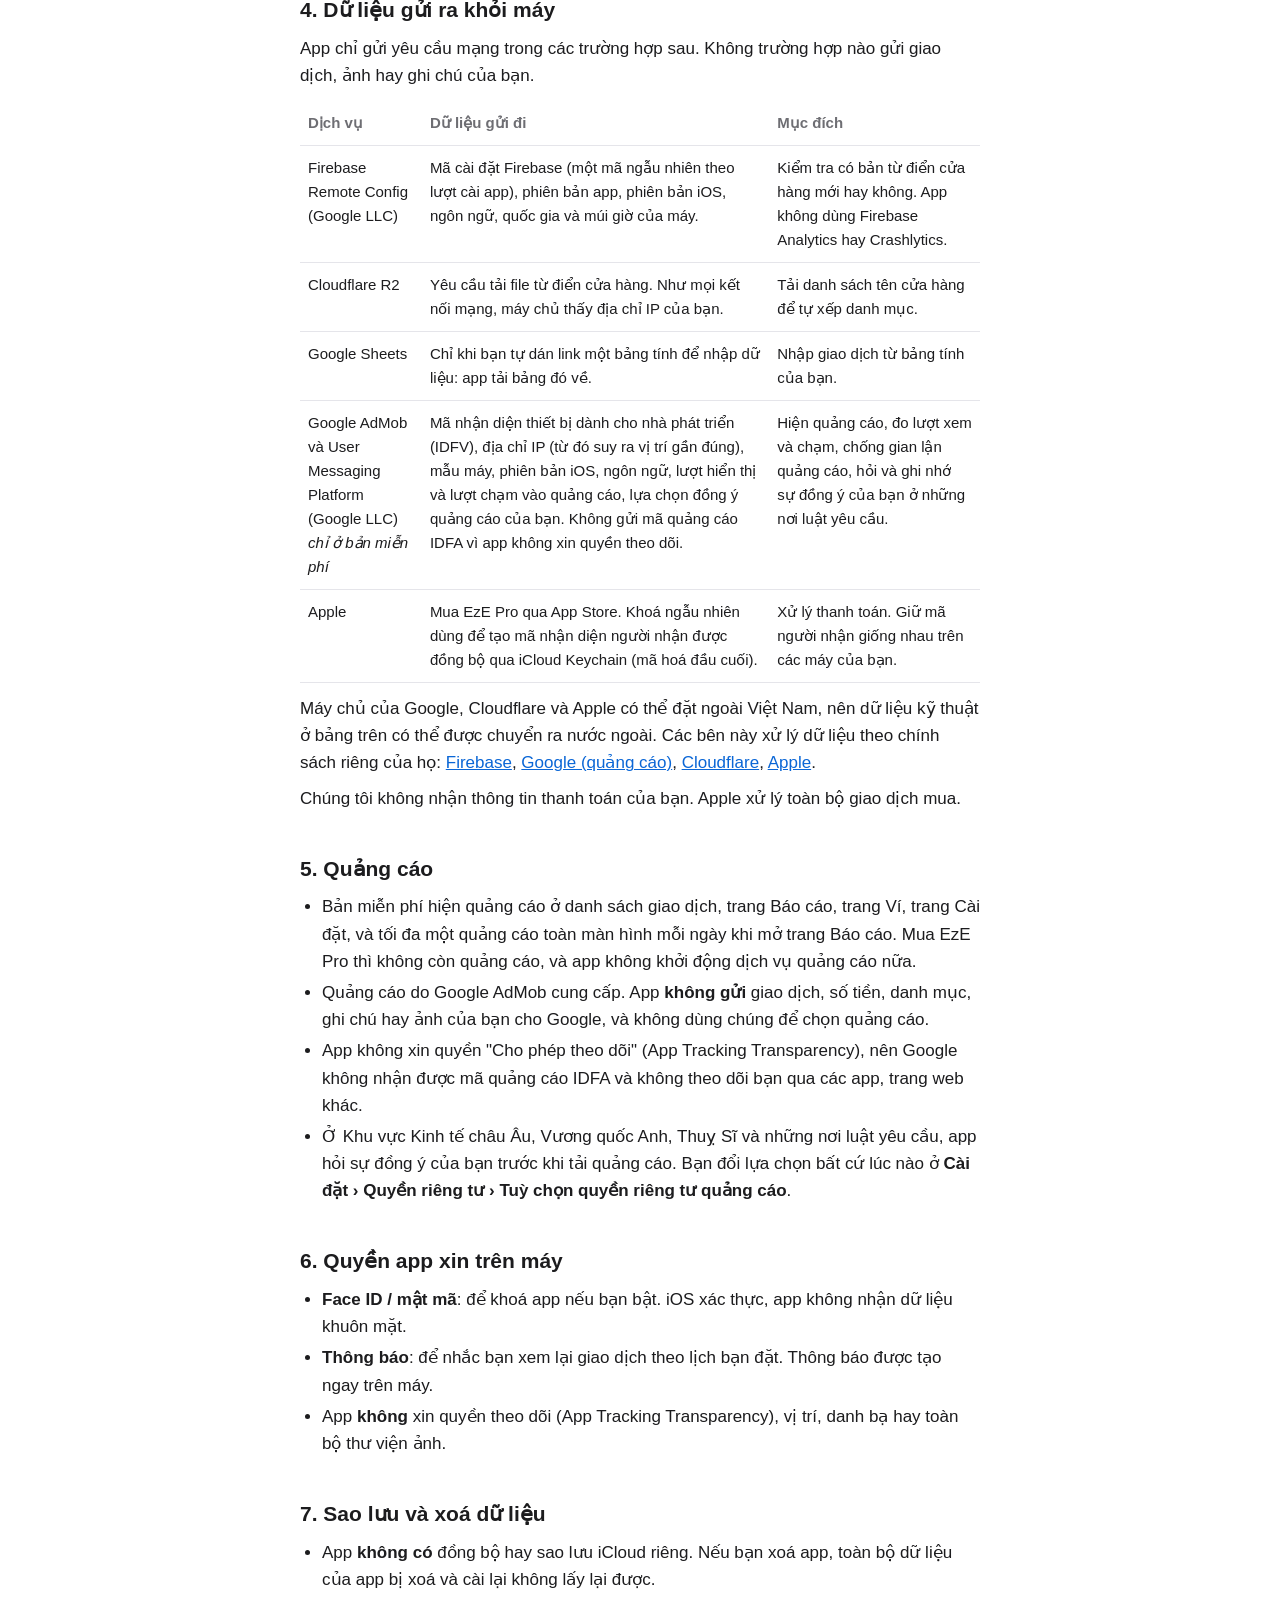
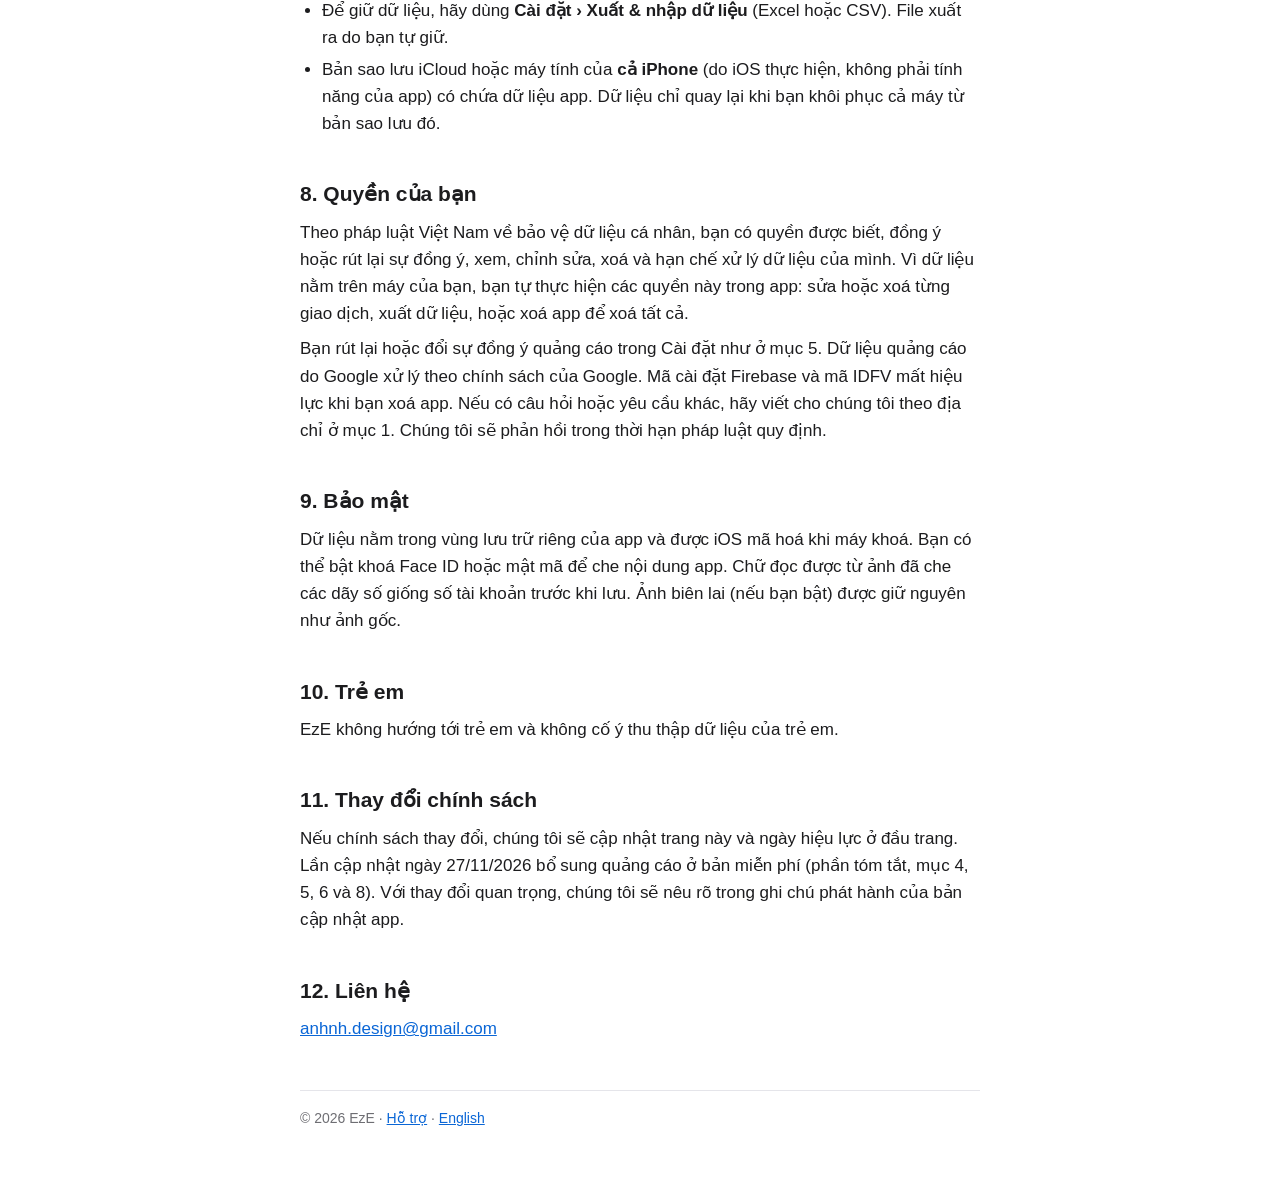
<file: privacy/index.html>
<!DOCTYPE html>
<html lang="vi">
<head>
  <meta charset="utf-8">
  <meta name="viewport" content="width=device-width, initial-scale=1">
  <title>Chính sách quyền riêng tư – EzE</title>
  <meta name="description" content="Chính sách quyền riêng tư của ứng dụng EzE.">
  <link rel="alternate" hreflang="en" href="../en/privacy/">
  <link rel="stylesheet" href="../assets/style.css">
</head>
<body>
<main>
  <header class="top">
    <a class="brand" href="../">EzE</a>
    <nav><a href="../en/privacy/" hreflang="en">English</a></nav>
  </header>

  <h1>Chính sách quyền riêng tư</h1>
  <p class="meta">Có hiệu lực từ ngày 27/11/2026</p>

  <p>EzE là ứng dụng ghi chép chi tiêu trên iPhone. Chính sách này nói rõ app xử lý những dữ liệu nào, lưu ở đâu, gửi gì ra khỏi máy và bạn có những quyền gì.</p>

  <div class="summary">
    <ul>
      <li>Giao dịch của bạn <strong>chỉ lưu trên iPhone của bạn</strong>. Chúng tôi không có máy chủ lưu dữ liệu của bạn và không xem được dữ liệu đó.</li>
      <li>Không cần tài khoản, không đăng nhập, không kết nối ngân hàng.</li>
      <li>Ảnh chụp màn hình được đọc ngay trên máy rồi bỏ.</li>
      <li>Không lưu số tài khoản ngân hàng.</li>
      <li>Bản miễn phí có <strong>quảng cáo của Google AdMob</strong>. Quảng cáo không đọc được giao dịch của bạn. Bản EzE Pro không có quảng cáo.</li>
      <li>Không phân tích hành vi, không theo dõi bạn qua các app khác, không bán dữ liệu.</li>
      <li>App không có sao lưu riêng: <strong>xoá app là mất dữ liệu</strong>, trừ khi bạn đã xuất file.</li>
    </ul>
  </div>

  <h2>1. Ai chịu trách nhiệm về dữ liệu</h2>
  <p>EzE do Anh Nguyen Hoang phát triển và phát hành ("chúng tôi"). Liên hệ về quyền riêng tư: <a href="mailto:anhnh.design@gmail.com">anhnh.design@gmail.com</a>.</p>
  <p>Dữ liệu giao dịch do chính bạn tạo và giữ trên máy của bạn. Chúng tôi không thu thập và không xử lý dữ liệu này trên máy chủ.</p>

  <h2>2. Dữ liệu lưu trên máy của bạn</h2>
  <p>Những dữ liệu sau nằm trong vùng lưu trữ của app trên iPhone và không được gửi cho chúng tôi:</p>
  <ul>
    <li><strong>Giao dịch</strong>: số tiền, loại tiền, ngày giờ, tên người nhận hoặc cửa hàng, nội dung chuyển khoản, tên ngân hàng, mã giao dịch, số dư sau giao dịch (nếu màn hình có hiện), danh mục, ví và ghi chú của bạn.</li>
    <li><strong>Chữ đọc được từ ảnh chụp màn hình</strong>, dùng để xếp lại danh mục về sau. Các dãy số giống số tài khoản đã được che trước khi lưu.</li>
    <li><strong>Mã nhận diện người nhận</strong>: một mã băm HMAC-SHA256 tạo từ số tài khoản và tên ngân hàng (hoặc tên người nhận), dùng để nhận ra người bạn chuyển tiền nhiều lần. Mã này không dịch ngược ra số tài khoản được. Bản thân số tài khoản không được lưu.</li>
    <li><strong>Ảnh biên lai</strong>: chỉ khi bạn bật "Giữ ảnh chụp làm biên lai" trong Cài đặt (mặc định tắt).</li>
    <li><strong>Cài đặt của bạn</strong>: danh mục, quy tắc phân loại, quốc gia, tiền tệ, giao diện, khoá app, lịch nhắc.</li>
  </ul>

  <h2>3. Ảnh chụp màn hình</h2>
  <p>Khi bạn chụp màn hình giao dịch qua Phím tắt (Shortcuts), chia sẻ ảnh vào app hoặc chọn ảnh từ thư viện, app dùng công nghệ nhận dạng chữ của Apple <strong>chạy ngay trên máy</strong> để đọc số tiền, người nhận và nội dung. Ảnh không được tải lên bất kỳ đâu. Nếu bạn bật "Đoán danh mục bằng Apple Intelligence", việc đoán danh mục dùng mô hình của Apple chạy ngay trên máy, dữ liệu cũng không rời khỏi máy. Đọc xong, ảnh bị bỏ, trừ khi bạn chọn giữ làm biên lai. App chỉ nhận đúng những ảnh bạn chọn, không truy cập toàn bộ thư viện ảnh.</p>

  <h2>4. Dữ liệu gửi ra khỏi máy</h2>
  <p>App chỉ gửi yêu cầu mạng trong các trường hợp sau. Không trường hợp nào gửi giao dịch, ảnh hay ghi chú của bạn.</p>
  <table>
    <thead><tr><th>Dịch vụ</th><th>Dữ liệu gửi đi</th><th>Mục đích</th></tr></thead>
    <tbody>
      <tr>
        <td>Firebase Remote Config<br>(Google LLC)</td>
        <td>Mã cài đặt Firebase (một mã ngẫu nhiên theo lượt cài app), phiên bản app, phiên bản iOS, ngôn ngữ, quốc gia và múi giờ của máy.</td>
        <td>Kiểm tra có bản từ điển cửa hàng mới hay không. App không dùng Firebase Analytics hay Crashlytics.</td>
      </tr>
      <tr>
        <td>Cloudflare R2</td>
        <td>Yêu cầu tải file từ điển cửa hàng. Như mọi kết nối mạng, máy chủ thấy địa chỉ IP của bạn.</td>
        <td>Tải danh sách tên cửa hàng để tự xếp danh mục.</td>
      </tr>
      <tr>
        <td>Google Sheets</td>
        <td>Chỉ khi bạn tự dán link một bảng tính để nhập dữ liệu: app tải bảng đó về.</td>
        <td>Nhập giao dịch từ bảng tính của bạn.</td>
      </tr>
      <tr>
        <td>Google AdMob và User Messaging Platform<br>(Google LLC)<br><em>chỉ ở bản miễn phí</em></td>
        <td>Mã nhận diện thiết bị dành cho nhà phát triển (IDFV), địa chỉ IP (từ đó suy ra vị trí gần đúng), mẫu máy, phiên bản iOS, ngôn ngữ, lượt hiển thị và lượt chạm vào quảng cáo, lựa chọn đồng ý quảng cáo của bạn. Không gửi mã quảng cáo IDFA vì app không xin quyền theo dõi.</td>
        <td>Hiện quảng cáo, đo lượt xem và chạm, chống gian lận quảng cáo, hỏi và ghi nhớ sự đồng ý của bạn ở những nơi luật yêu cầu.</td>
      </tr>
      <tr>
        <td>Apple</td>
        <td>Mua EzE Pro qua App Store. Khoá ngẫu nhiên dùng để tạo mã nhận diện người nhận được đồng bộ qua iCloud Keychain (mã hoá đầu cuối).</td>
        <td>Xử lý thanh toán. Giữ mã người nhận giống nhau trên các máy của bạn.</td>
      </tr>
    </tbody>
  </table>
  <p>Máy chủ của Google, Cloudflare và Apple có thể đặt ngoài Việt Nam, nên dữ liệu kỹ thuật ở bảng trên có thể được chuyển ra nước ngoài. Các bên này xử lý dữ liệu theo chính sách riêng của họ: <a href="https://firebase.google.com/support/privacy">Firebase</a>, <a href="https://policies.google.com/technologies/partner-sites?hl=vi">Google (quảng cáo)</a>, <a href="https://www.cloudflare.com/privacypolicy/">Cloudflare</a>, <a href="https://www.apple.com/legal/privacy/">Apple</a>.</p>
  <p>Chúng tôi không nhận thông tin thanh toán của bạn. Apple xử lý toàn bộ giao dịch mua.</p>

  <h2>5. Quảng cáo</h2>
  <ul>
    <li>Bản miễn phí hiện quảng cáo ở danh sách giao dịch, trang Báo cáo, trang Ví, trang Cài đặt, và tối đa một quảng cáo toàn màn hình mỗi ngày khi mở trang Báo cáo. Mua EzE Pro thì không còn quảng cáo, và app không khởi động dịch vụ quảng cáo nữa.</li>
    <li>Quảng cáo do Google AdMob cung cấp. App <strong>không gửi</strong> giao dịch, số tiền, danh mục, ghi chú hay ảnh của bạn cho Google, và không dùng chúng để chọn quảng cáo.</li>
    <li>App không xin quyền "Cho phép theo dõi" (App Tracking Transparency), nên Google không nhận được mã quảng cáo IDFA và không theo dõi bạn qua các app, trang web khác.</li>
    <li>Ở Khu vực Kinh tế châu Âu, Vương quốc Anh, Thuỵ Sĩ và những nơi luật yêu cầu, app hỏi sự đồng ý của bạn trước khi tải quảng cáo. Bạn đổi lựa chọn bất cứ lúc nào ở <strong>Cài đặt › Quyền riêng tư › Tuỳ chọn quyền riêng tư quảng cáo</strong>.</li>
  </ul>

  <h2>6. Quyền app xin trên máy</h2>
  <ul>
    <li><strong>Face ID / mật mã</strong>: để khoá app nếu bạn bật. iOS xác thực, app không nhận dữ liệu khuôn mặt.</li>
    <li><strong>Thông báo</strong>: để nhắc bạn xem lại giao dịch theo lịch bạn đặt. Thông báo được tạo ngay trên máy.</li>
    <li>App <strong>không</strong> xin quyền theo dõi (App Tracking Transparency), vị trí, danh bạ hay toàn bộ thư viện ảnh.</li>
  </ul>

  <h2>7. Sao lưu và xoá dữ liệu</h2>
  <ul>
    <li>App <strong>không có</strong> đồng bộ hay sao lưu iCloud riêng. Nếu bạn xoá app, toàn bộ dữ liệu của app bị xoá và cài lại không lấy lại được.</li>
    <li>Để giữ dữ liệu, hãy dùng <strong>Cài đặt › Xuất &amp; nhập dữ liệu</strong> (Excel hoặc CSV). File xuất ra do bạn tự giữ.</li>
    <li>Bản sao lưu iCloud hoặc máy tính của <strong>cả iPhone</strong> (do iOS thực hiện, không phải tính năng của app) có chứa dữ liệu app. Dữ liệu chỉ quay lại khi bạn khôi phục cả máy từ bản sao lưu đó.</li>
  </ul>

  <h2>8. Quyền của bạn</h2>
  <p>Theo pháp luật Việt Nam về bảo vệ dữ liệu cá nhân, bạn có quyền được biết, đồng ý hoặc rút lại sự đồng ý, xem, chỉnh sửa, xoá và hạn chế xử lý dữ liệu của mình. Vì dữ liệu nằm trên máy của bạn, bạn tự thực hiện các quyền này trong app: sửa hoặc xoá từng giao dịch, xuất dữ liệu, hoặc xoá app để xoá tất cả.</p>
  <p>Bạn rút lại hoặc đổi sự đồng ý quảng cáo trong Cài đặt như ở mục 5. Dữ liệu quảng cáo do Google xử lý theo chính sách của Google. Mã cài đặt Firebase và mã IDFV mất hiệu lực khi bạn xoá app. Nếu có câu hỏi hoặc yêu cầu khác, hãy viết cho chúng tôi theo địa chỉ ở mục 1. Chúng tôi sẽ phản hồi trong thời hạn pháp luật quy định.</p>

  <h2>9. Bảo mật</h2>
  <p>Dữ liệu nằm trong vùng lưu trữ riêng của app và được iOS mã hoá khi máy khoá. Bạn có thể bật khoá Face ID hoặc mật mã để che nội dung app. Chữ đọc được từ ảnh đã che các dãy số giống số tài khoản trước khi lưu. Ảnh biên lai (nếu bạn bật) được giữ nguyên như ảnh gốc.</p>

  <h2>10. Trẻ em</h2>
  <p>EzE không hướng tới trẻ em và không cố ý thu thập dữ liệu của trẻ em.</p>

  <h2>11. Thay đổi chính sách</h2>
  <p>Nếu chính sách thay đổi, chúng tôi sẽ cập nhật trang này và ngày hiệu lực ở đầu trang. Lần cập nhật ngày 27/11/2026 bổ sung quảng cáo ở bản miễn phí (phần tóm tắt, mục 4, 5, 6 và 8). Với thay đổi quan trọng, chúng tôi sẽ nêu rõ trong ghi chú phát hành của bản cập nhật app.</p>

  <h2>12. Liên hệ</h2>
  <p><a href="mailto:anhnh.design@gmail.com">anhnh.design@gmail.com</a></p>

  <footer>© 2026 EzE · <a href="../">Hỗ trợ</a> · <a href="../en/privacy/" hreflang="en">English</a></footer>
</main>
</body>
</html>
</file>
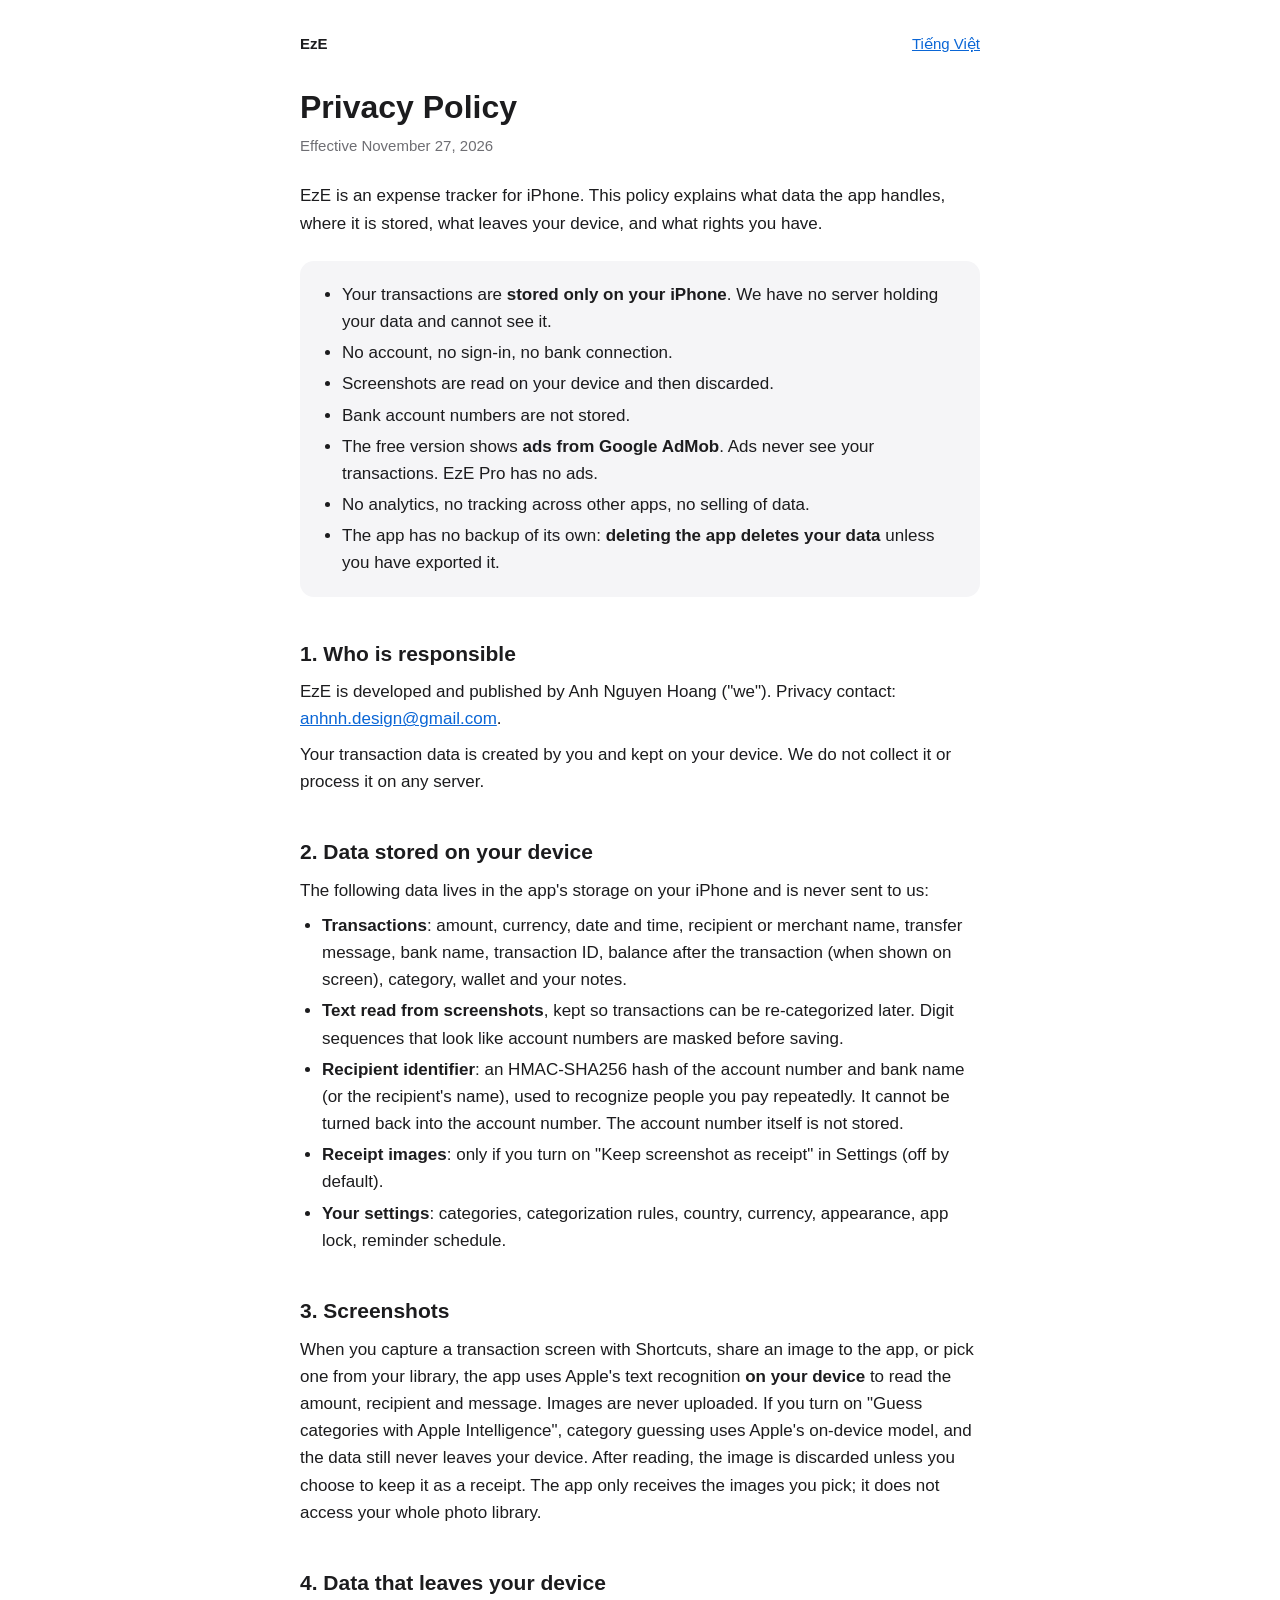
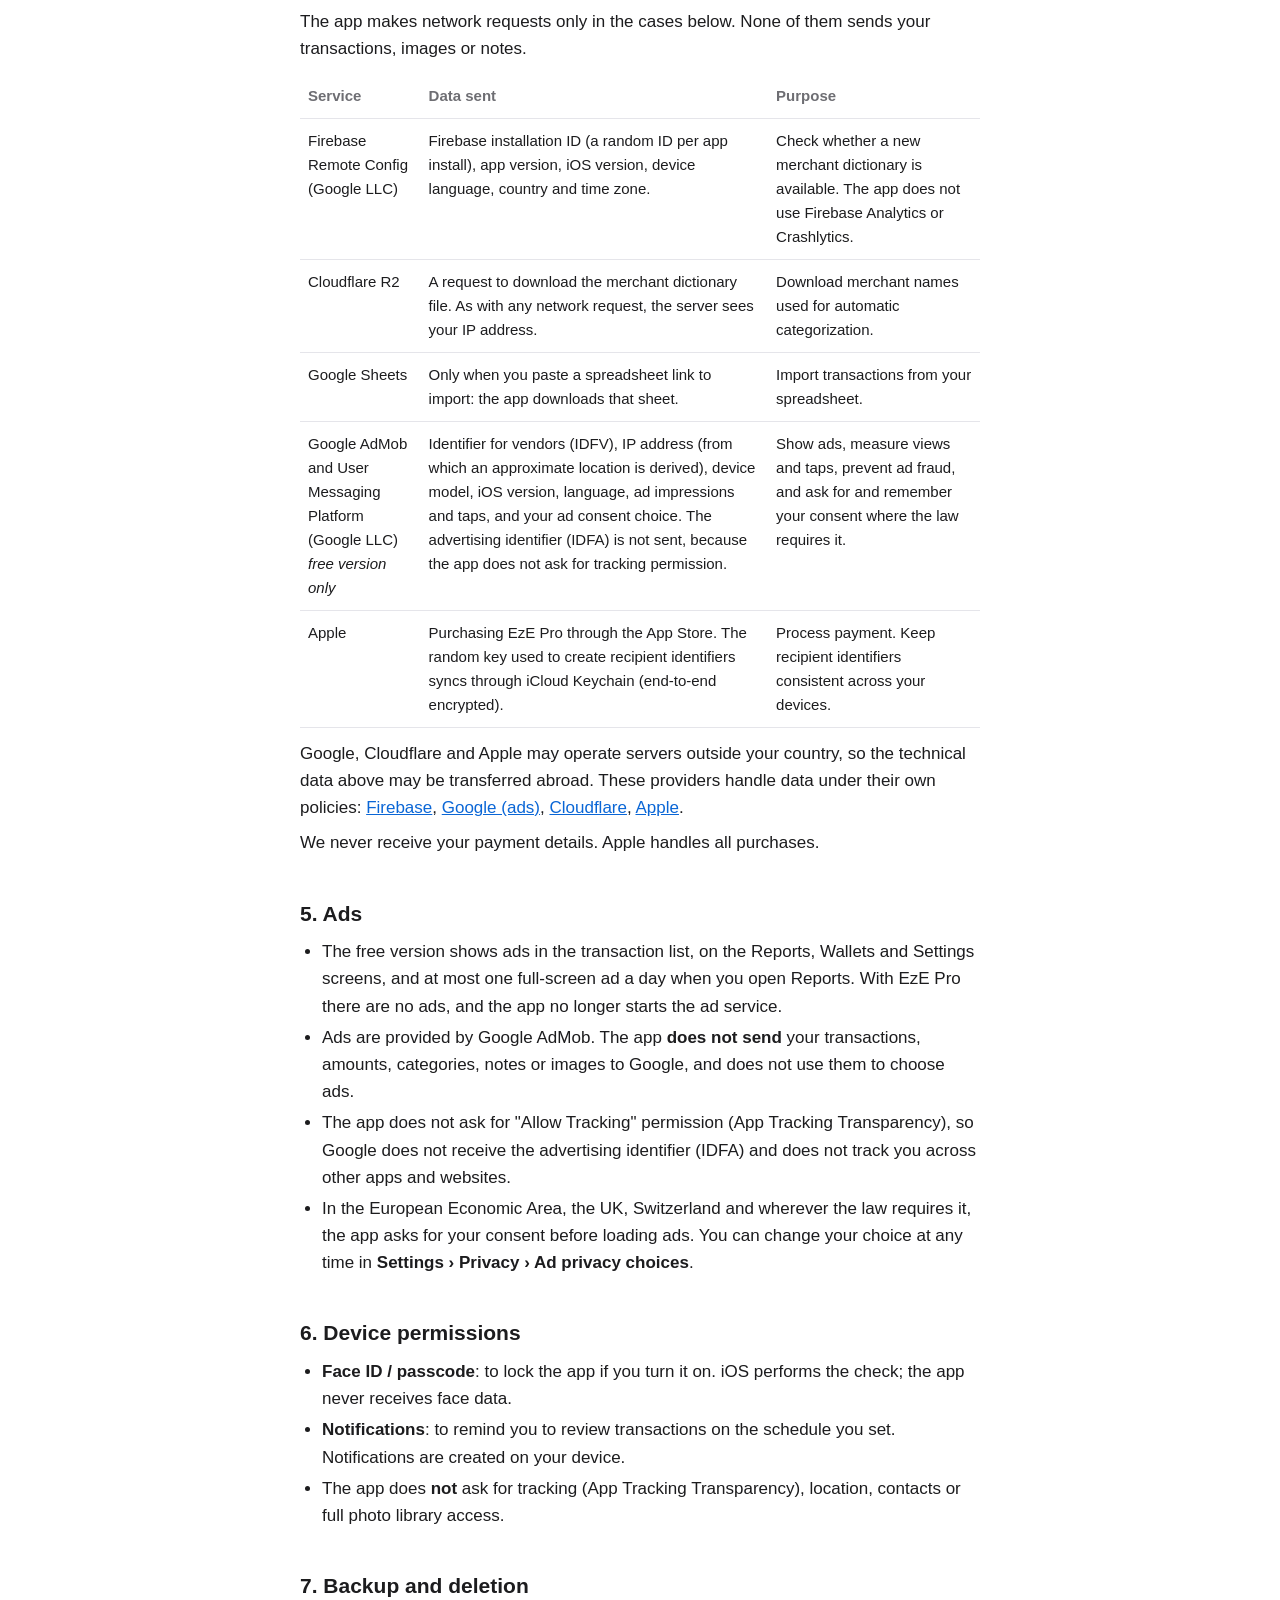
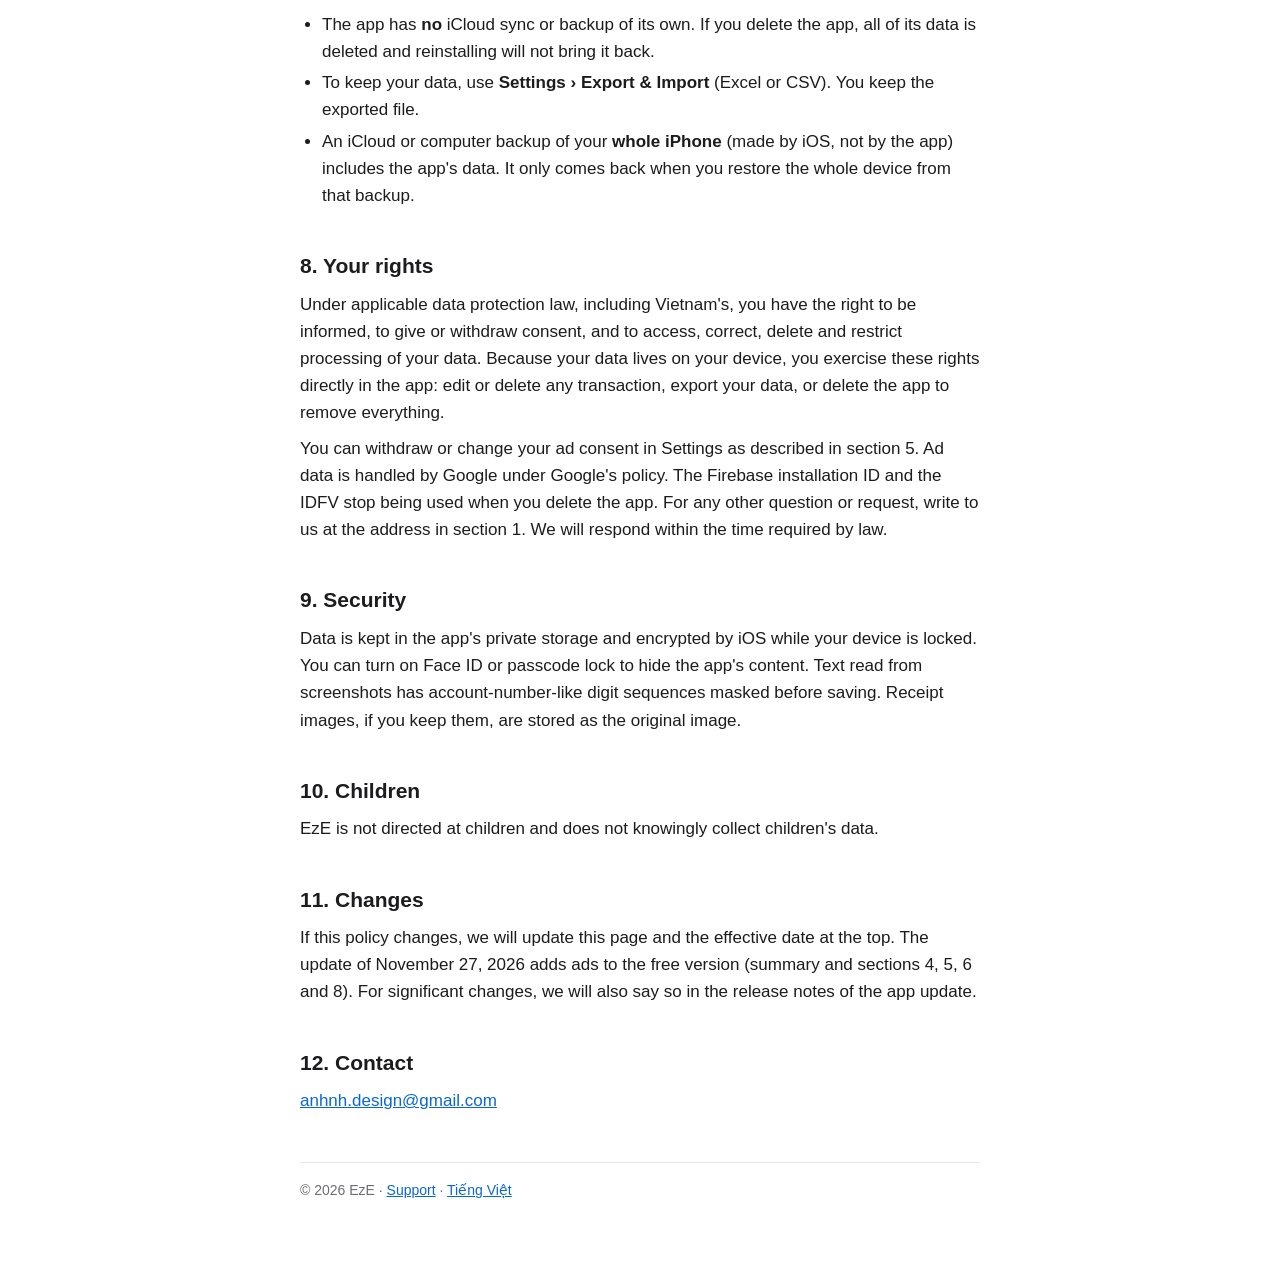
<file: en/privacy/index.html>
<!DOCTYPE html>
<html lang="en">
<head>
  <meta charset="utf-8">
  <meta name="viewport" content="width=device-width, initial-scale=1">
  <title>Privacy Policy – EzE</title>
  <meta name="description" content="Privacy policy for the EzE app.">
  <link rel="alternate" hreflang="vi" href="../../privacy/">
  <link rel="stylesheet" href="../../assets/style.css">
</head>
<body>
<main>
  <header class="top">
    <a class="brand" href="../">EzE</a>
    <nav><a href="../../privacy/" hreflang="vi">Tiếng Việt</a></nav>
  </header>

  <h1>Privacy Policy</h1>
  <p class="meta">Effective November 27, 2026</p>

  <p>EzE is an expense tracker for iPhone. This policy explains what data the app handles, where it is stored, what leaves your device, and what rights you have.</p>

  <div class="summary">
    <ul>
      <li>Your transactions are <strong>stored only on your iPhone</strong>. We have no server holding your data and cannot see it.</li>
      <li>No account, no sign-in, no bank connection.</li>
      <li>Screenshots are read on your device and then discarded.</li>
      <li>Bank account numbers are not stored.</li>
      <li>The free version shows <strong>ads from Google AdMob</strong>. Ads never see your transactions. EzE Pro has no ads.</li>
      <li>No analytics, no tracking across other apps, no selling of data.</li>
      <li>The app has no backup of its own: <strong>deleting the app deletes your data</strong> unless you have exported it.</li>
    </ul>
  </div>

  <h2>1. Who is responsible</h2>
  <p>EzE is developed and published by Anh Nguyen Hoang ("we"). Privacy contact: <a href="mailto:anhnh.design@gmail.com">anhnh.design@gmail.com</a>.</p>
  <p>Your transaction data is created by you and kept on your device. We do not collect it or process it on any server.</p>

  <h2>2. Data stored on your device</h2>
  <p>The following data lives in the app's storage on your iPhone and is never sent to us:</p>
  <ul>
    <li><strong>Transactions</strong>: amount, currency, date and time, recipient or merchant name, transfer message, bank name, transaction ID, balance after the transaction (when shown on screen), category, wallet and your notes.</li>
    <li><strong>Text read from screenshots</strong>, kept so transactions can be re-categorized later. Digit sequences that look like account numbers are masked before saving.</li>
    <li><strong>Recipient identifier</strong>: an HMAC-SHA256 hash of the account number and bank name (or the recipient's name), used to recognize people you pay repeatedly. It cannot be turned back into the account number. The account number itself is not stored.</li>
    <li><strong>Receipt images</strong>: only if you turn on "Keep screenshot as receipt" in Settings (off by default).</li>
    <li><strong>Your settings</strong>: categories, categorization rules, country, currency, appearance, app lock, reminder schedule.</li>
  </ul>

  <h2>3. Screenshots</h2>
  <p>When you capture a transaction screen with Shortcuts, share an image to the app, or pick one from your library, the app uses Apple's text recognition <strong>on your device</strong> to read the amount, recipient and message. Images are never uploaded. If you turn on "Guess categories with Apple Intelligence", category guessing uses Apple's on-device model, and the data still never leaves your device. After reading, the image is discarded unless you choose to keep it as a receipt. The app only receives the images you pick; it does not access your whole photo library.</p>

  <h2>4. Data that leaves your device</h2>
  <p>The app makes network requests only in the cases below. None of them sends your transactions, images or notes.</p>
  <table>
    <thead><tr><th>Service</th><th>Data sent</th><th>Purpose</th></tr></thead>
    <tbody>
      <tr>
        <td>Firebase Remote Config<br>(Google LLC)</td>
        <td>Firebase installation ID (a random ID per app install), app version, iOS version, device language, country and time zone.</td>
        <td>Check whether a new merchant dictionary is available. The app does not use Firebase Analytics or Crashlytics.</td>
      </tr>
      <tr>
        <td>Cloudflare R2</td>
        <td>A request to download the merchant dictionary file. As with any network request, the server sees your IP address.</td>
        <td>Download merchant names used for automatic categorization.</td>
      </tr>
      <tr>
        <td>Google Sheets</td>
        <td>Only when you paste a spreadsheet link to import: the app downloads that sheet.</td>
        <td>Import transactions from your spreadsheet.</td>
      </tr>
      <tr>
        <td>Google AdMob and User Messaging Platform<br>(Google LLC)<br><em>free version only</em></td>
        <td>Identifier for vendors (IDFV), IP address (from which an approximate location is derived), device model, iOS version, language, ad impressions and taps, and your ad consent choice. The advertising identifier (IDFA) is not sent, because the app does not ask for tracking permission.</td>
        <td>Show ads, measure views and taps, prevent ad fraud, and ask for and remember your consent where the law requires it.</td>
      </tr>
      <tr>
        <td>Apple</td>
        <td>Purchasing EzE Pro through the App Store. The random key used to create recipient identifiers syncs through iCloud Keychain (end-to-end encrypted).</td>
        <td>Process payment. Keep recipient identifiers consistent across your devices.</td>
      </tr>
    </tbody>
  </table>
  <p>Google, Cloudflare and Apple may operate servers outside your country, so the technical data above may be transferred abroad. These providers handle data under their own policies: <a href="https://firebase.google.com/support/privacy">Firebase</a>, <a href="https://policies.google.com/technologies/partner-sites">Google (ads)</a>, <a href="https://www.cloudflare.com/privacypolicy/">Cloudflare</a>, <a href="https://www.apple.com/legal/privacy/">Apple</a>.</p>
  <p>We never receive your payment details. Apple handles all purchases.</p>

  <h2>5. Ads</h2>
  <ul>
    <li>The free version shows ads in the transaction list, on the Reports, Wallets and Settings screens, and at most one full-screen ad a day when you open Reports. With EzE Pro there are no ads, and the app no longer starts the ad service.</li>
    <li>Ads are provided by Google AdMob. The app <strong>does not send</strong> your transactions, amounts, categories, notes or images to Google, and does not use them to choose ads.</li>
    <li>The app does not ask for "Allow Tracking" permission (App Tracking Transparency), so Google does not receive the advertising identifier (IDFA) and does not track you across other apps and websites.</li>
    <li>In the European Economic Area, the UK, Switzerland and wherever the law requires it, the app asks for your consent before loading ads. You can change your choice at any time in <strong>Settings › Privacy › Ad privacy choices</strong>.</li>
  </ul>

  <h2>6. Device permissions</h2>
  <ul>
    <li><strong>Face ID / passcode</strong>: to lock the app if you turn it on. iOS performs the check; the app never receives face data.</li>
    <li><strong>Notifications</strong>: to remind you to review transactions on the schedule you set. Notifications are created on your device.</li>
    <li>The app does <strong>not</strong> ask for tracking (App Tracking Transparency), location, contacts or full photo library access.</li>
  </ul>

  <h2>7. Backup and deletion</h2>
  <ul>
    <li>The app has <strong>no</strong> iCloud sync or backup of its own. If you delete the app, all of its data is deleted and reinstalling will not bring it back.</li>
    <li>To keep your data, use <strong>Settings › Export &amp; Import</strong> (Excel or CSV). You keep the exported file.</li>
    <li>An iCloud or computer backup of your <strong>whole iPhone</strong> (made by iOS, not by the app) includes the app's data. It only comes back when you restore the whole device from that backup.</li>
  </ul>

  <h2>8. Your rights</h2>
  <p>Under applicable data protection law, including Vietnam's, you have the right to be informed, to give or withdraw consent, and to access, correct, delete and restrict processing of your data. Because your data lives on your device, you exercise these rights directly in the app: edit or delete any transaction, export your data, or delete the app to remove everything.</p>
  <p>You can withdraw or change your ad consent in Settings as described in section 5. Ad data is handled by Google under Google's policy. The Firebase installation ID and the IDFV stop being used when you delete the app. For any other question or request, write to us at the address in section 1. We will respond within the time required by law.</p>

  <h2>9. Security</h2>
  <p>Data is kept in the app's private storage and encrypted by iOS while your device is locked. You can turn on Face ID or passcode lock to hide the app's content. Text read from screenshots has account-number-like digit sequences masked before saving. Receipt images, if you keep them, are stored as the original image.</p>

  <h2>10. Children</h2>
  <p>EzE is not directed at children and does not knowingly collect children's data.</p>

  <h2>11. Changes</h2>
  <p>If this policy changes, we will update this page and the effective date at the top. The update of November 27, 2026 adds ads to the free version (summary and sections 4, 5, 6 and 8). For significant changes, we will also say so in the release notes of the app update.</p>

  <h2>12. Contact</h2>
  <p><a href="mailto:anhnh.design@gmail.com">anhnh.design@gmail.com</a></p>

  <footer>© 2026 EzE · <a href="../">Support</a> · <a href="../../privacy/" hreflang="vi">Tiếng Việt</a></footer>
</main>
</body>
</html>
</file>
<file: assets/landing.css>
/* Trang giới thiệu EzE (trang chủ). Trang chính sách dùng style.css. */
:root {
  color-scheme: light dark;
  --bg: #ffffff;
  --bg-soft: #f4f7f1;
  --ink: #10140d;
  --ink-2: #4a5444;
  --border: #e1e6dc;
  --card: #ffffff;
  --lime: #9fe870;
  --on-lime: #163300;
  --hero-1: #f4fbec;
  --hero-2: #ddf3c9;
  --hero-3: #c3e9a2;
  --link: #2e7d16;
  --frame: #121412;
  --shadow: 0 30px 60px rgba(30, 60, 10, .18), 0 10px 20px rgba(30, 60, 10, .10);
}

@media (prefers-color-scheme: dark) {
  :root {
    --bg: #0d100c;
    --bg-soft: #151a13;
    --ink: #e8ebe6;
    --ink-2: #a3a8a0;
    --border: #2a3127;
    --card: #1c201b;
    --hero-1: #1a2416;
    --hero-2: #16200f;
    --hero-3: #0f160b;
    --link: #e8ebe6;
    --frame: #2a2d29;
    --shadow: 0 30px 60px rgba(0, 0, 0, .5);
  }
}

* { box-sizing: border-box; }

html { scroll-behavior: smooth; }

body {
  margin: 0;
  background: var(--bg);
  color: var(--ink);
  font: 17px/1.55 -apple-system, BlinkMacSystemFont, "SF Pro Text", "Segoe UI", Roboto, "Helvetica Neue", Arial, sans-serif;
  -webkit-text-size-adjust: 100%;
  -webkit-font-smoothing: antialiased;
}

a { color: var(--link); }
img { max-width: 100%; height: auto; }

.wrap { max-width: 1080px; margin: 0 auto; padding: 0 24px; }

/* Thanh trên cùng */
.nav {
  position: sticky; top: 0; z-index: 10;
  background: color-mix(in srgb, var(--bg) 82%, transparent);
  backdrop-filter: saturate(180%) blur(16px);
  -webkit-backdrop-filter: saturate(180%) blur(16px);
  border-bottom: 1px solid var(--border);
}
.nav .wrap { display: flex; align-items: center; justify-content: space-between; height: 60px; gap: 16px; }
.brand { display: flex; align-items: center; gap: 10px; font-weight: 700; font-size: 19px; color: var(--ink); text-decoration: none; }
.brand img { width: 32px; height: 32px; border-radius: 8px; }
.nav nav { display: flex; gap: 22px; font-size: 15px; }
.nav nav a { color: var(--ink-2); text-decoration: none; }
.nav nav a:hover { color: var(--ink); }
@media (max-width: 640px) { .nav nav .opt { display: none; } }

/* Nút */
.btn {
  display: inline-flex; align-items: center; gap: 10px;
  padding: 14px 24px; border-radius: 999px;
  font-weight: 600; font-size: 17px; text-decoration: none;
  background: var(--ink); color: var(--bg);
}
.btn svg { width: 20px; height: 20px; fill: currentColor; }
.btn.lime { background: var(--lime); color: var(--on-lime); }
.btn:hover { opacity: .9; }

/* Hero */
.hero {
  background: radial-gradient(120% 80% at 50% 0%, var(--hero-1) 0%, var(--hero-2) 55%, var(--hero-3) 100%);
  overflow: hidden;
}
.hero .wrap { display: grid; grid-template-columns: 1.1fr .9fr; gap: 48px; align-items: center; padding-top: 72px; padding-bottom: 0; }
.hero h1 { font-size: clamp(40px, 6vw, 64px); line-height: 1.05; letter-spacing: -1.5px; margin: 0 0 20px; font-weight: 800; }
.hero .lead { font-size: 21px; color: var(--ink-2); margin: 0 0 32px; max-width: 32em; }
.hero .note { font-size: 14px; color: var(--ink-2); margin-top: 16px; }
.hero .shot { align-self: end; justify-self: center; margin-bottom: -120px; }
@media (max-width: 820px) {
  .hero .wrap { grid-template-columns: 1fr; text-align: center; padding-top: 48px; }
  .hero .lead { margin-left: auto; margin-right: auto; }
  .hero .shot { margin-bottom: -160px; }
}

/* Khung iPhone */
.phone {
  width: 300px; padding: 10px; border-radius: 52px;
  background: var(--frame);
  box-shadow: 0 0 0 2px #3a3d39 inset, var(--shadow);
}
.phone img { display: block; width: 100%; border-radius: 42px; }
.phone.sm { width: 260px; border-radius: 46px; padding: 9px; }
.phone.sm img { border-radius: 37px; }

section { padding: 96px 0; }
section.soft { background: var(--bg-soft); }

.eyebrow { font-size: 14px; font-weight: 700; letter-spacing: .08em; text-transform: uppercase; color: var(--ink-2); margin: 0 0 8px; }
h2 { font-size: clamp(30px, 4vw, 44px); line-height: 1.1; letter-spacing: -.8px; margin: 0 0 16px; font-weight: 800; }
.sub { font-size: 19px; color: var(--ink-2); margin: 0 0 48px; max-width: 40em; }
.center { text-align: center; }
.center .sub { margin-left: auto; margin-right: auto; }

/* 3 bước */
.steps { display: grid; grid-template-columns: repeat(3, 1fr); gap: 20px; counter-reset: step; }
.step { background: var(--card); border: 1px solid var(--border); border-radius: 24px; padding: 28px; }
.step::before {
  counter-increment: step; content: counter(step);
  display: inline-grid; place-items: center; width: 40px; height: 40px; border-radius: 50%;
  background: var(--lime); color: var(--on-lime); font-weight: 800; margin-bottom: 16px;
}
.step h3 { margin: 0 0 6px; font-size: 19px; }
.step p { margin: 0; color: var(--ink-2); font-size: 16px; }
.tip { margin-top: 24px; font-size: 15px; color: var(--ink-2); }
@media (max-width: 820px) { .steps { grid-template-columns: 1fr; } }

/* Tính năng: chữ + màn hình xen kẽ */
.features { margin-top: 56px; }
.feature { display: grid; grid-template-columns: 1fr 1fr; gap: 56px; align-items: center; }
.feature + .feature { margin-top: 96px; }
.feature .shot { justify-self: center; }
.feature:nth-of-type(even) .text { order: 2; }
.feature h3 { font-size: clamp(26px, 3.2vw, 34px); line-height: 1.15; letter-spacing: -.5px; margin: 0 0 12px; }
.feature p { color: var(--ink-2); font-size: 18px; margin: 0 0 12px; }
.feature ul { margin: 16px 0 0; padding: 0; list-style: none; }
.feature li { padding-left: 30px; position: relative; margin: 10px 0; font-size: 16px; }
.feature li::before {
  content: ""; position: absolute; left: 0; top: 4px; width: 18px; height: 18px; border-radius: 50%;
  background: var(--lime) url("data:image/svg+xml,%3Csvg xmlns='http://www.w3.org/2000/svg' viewBox='0 0 24 24'%3E%3Cpath d='M9.5 16.2 5.3 12l-1.4 1.4 5.6 5.6 11-11-1.4-1.4z' fill='%23163300'/%3E%3C/svg%3E") center / 14px no-repeat;
}
@media (max-width: 820px) {
  .feature { grid-template-columns: 1fr; gap: 32px; text-align: center; }
  .feature:nth-of-type(even) .text { order: 0; }
  .feature ul { display: inline-block; text-align: left; }
}

/* Quyền riêng tư */
.cards { display: grid; grid-template-columns: repeat(4, 1fr); gap: 16px; }
.card { background: var(--card); border: 1px solid var(--border); border-radius: 20px; padding: 24px; }
.card .ic { font-size: 28px; line-height: 1; margin-bottom: 12px; }
.card h3 { margin: 0 0 6px; font-size: 17px; }
.card p { margin: 0; color: var(--ink-2); font-size: 15px; }
@media (max-width: 900px) { .cards { grid-template-columns: repeat(2, 1fr); } }
@media (max-width: 520px) { .cards { grid-template-columns: 1fr; } }

/* Dải ảnh App Store */
.gallery { display: flex; gap: 20px; overflow-x: auto; scroll-snap-type: x mandatory; padding: 8px 24px 24px; margin: 0 -24px; }
.gallery img { flex: 0 0 auto; width: 240px; border-radius: 28px; scroll-snap-align: center; box-shadow: var(--shadow); }

/* Giá */
.plans { display: grid; grid-template-columns: 1fr 1fr; gap: 20px; max-width: 760px; margin: 0 auto; }
.plan { background: var(--card); border: 1px solid var(--border); border-radius: 24px; padding: 32px; text-align: left; }
.plan.pro { border: 2px solid var(--ink); }
.plan h3 { margin: 0; font-size: 20px; }
.plan .price { font-size: 36px; font-weight: 800; letter-spacing: -.5px; margin: 8px 0 4px; }
.plan .per { color: var(--ink-2); font-size: 15px; margin: 0 0 20px; }
.plan ul { margin: 0; padding-left: 20px; }
.plan li { margin: 8px 0; font-size: 16px; }
.badge { display: inline-block; background: var(--lime); color: var(--on-lime); font-size: 13px; font-weight: 700; padding: 3px 10px; border-radius: 999px; margin-left: 8px; vertical-align: middle; }
@media (max-width: 680px) { .plans { grid-template-columns: 1fr; } }

/* Hỗ trợ / FAQ */
.faq { max-width: 760px; margin: 0 auto; }
.faq details { border-bottom: 1px solid var(--border); padding: 18px 0; }
.faq summary { cursor: pointer; font-weight: 600; font-size: 18px; list-style: none; display: flex; justify-content: space-between; gap: 16px; }
.faq summary::-webkit-details-marker { display: none; }
.faq summary::after { content: "+"; font-weight: 400; font-size: 24px; line-height: 1; color: var(--ink-2); }
.faq details[open] summary::after { content: "–"; }
.faq details p { margin: 12px 0 0; color: var(--ink-2); }
.contact { max-width: 760px; margin: 40px auto 0; background: var(--card); border: 1px solid var(--border); border-radius: 20px; padding: 24px 28px; }
.contact h3 { margin: 0 0 6px; }
.contact p { margin: 0; color: var(--ink-2); }

/* Kêu gọi tải cuối trang */
.cta { text-align: center; }
.cta img.icon { width: 96px; height: 96px; border-radius: 22px; box-shadow: var(--shadow); margin-bottom: 24px; }

footer { border-top: 1px solid var(--border); padding: 32px 0 48px; color: var(--ink-2); font-size: 14px; }
footer .wrap { display: flex; justify-content: space-between; flex-wrap: wrap; gap: 12px; }
footer a { color: var(--ink-2); }
footer nav a { margin-left: 18px; }
footer nav a:first-child { margin-left: 0; }
</file>
<file: assets/style.css>
:root {
  color-scheme: light dark;
  --bg: #ffffff;
  --text: #1c1c1e;
  --muted: #6e6e73;
  --border: #e5e5ea;
  --card: #f5f5f7;
  --link: #0a66d6;
}

@media (prefers-color-scheme: dark) {
  :root {
    --bg: #000000;
    --text: #f5f5f7;
    --muted: #a1a1a6;
    --border: #2c2c2e;
    --card: #1c1c1e;
    --link: #4da3ff;
  }
}

* { box-sizing: border-box; }

body {
  margin: 0;
  background: var(--bg);
  color: var(--text);
  font: 17px/1.6 -apple-system, BlinkMacSystemFont, "SF Pro Text", "Segoe UI", Roboto, "Helvetica Neue", Arial, sans-serif;
  -webkit-text-size-adjust: 100%;
}

main {
  max-width: 720px;
  margin: 0 auto;
  padding: 32px 20px 64px;
}

header.top {
  display: flex;
  justify-content: space-between;
  align-items: center;
  gap: 16px;
  margin-bottom: 32px;
  font-size: 15px;
}

header.top .brand { font-weight: 700; color: var(--text); text-decoration: none; }
header.top nav a { margin-left: 16px; }

h1 { font-size: 32px; line-height: 1.2; margin: 0 0 8px; }
h2 { font-size: 21px; margin: 40px 0 8px; }
h3 { font-size: 17px; margin: 24px 0 4px; }

p, ul { margin: 8px 0; }
ul { padding-left: 22px; }
li { margin: 4px 0; }

a { color: var(--link); }

.meta { color: var(--muted); font-size: 15px; margin-bottom: 24px; }

.summary {
  background: var(--card);
  border-radius: 14px;
  padding: 16px 20px;
  margin: 24px 0;
}
.summary ul { margin: 0; }

table { width: 100%; border-collapse: collapse; margin: 12px 0; font-size: 15px; }
th, td { text-align: left; vertical-align: top; padding: 10px 8px; border-bottom: 1px solid var(--border); }
th { color: var(--muted); font-weight: 600; }

footer {
  margin-top: 48px;
  padding-top: 16px;
  border-top: 1px solid var(--border);
  color: var(--muted);
  font-size: 14px;
}
</file>
